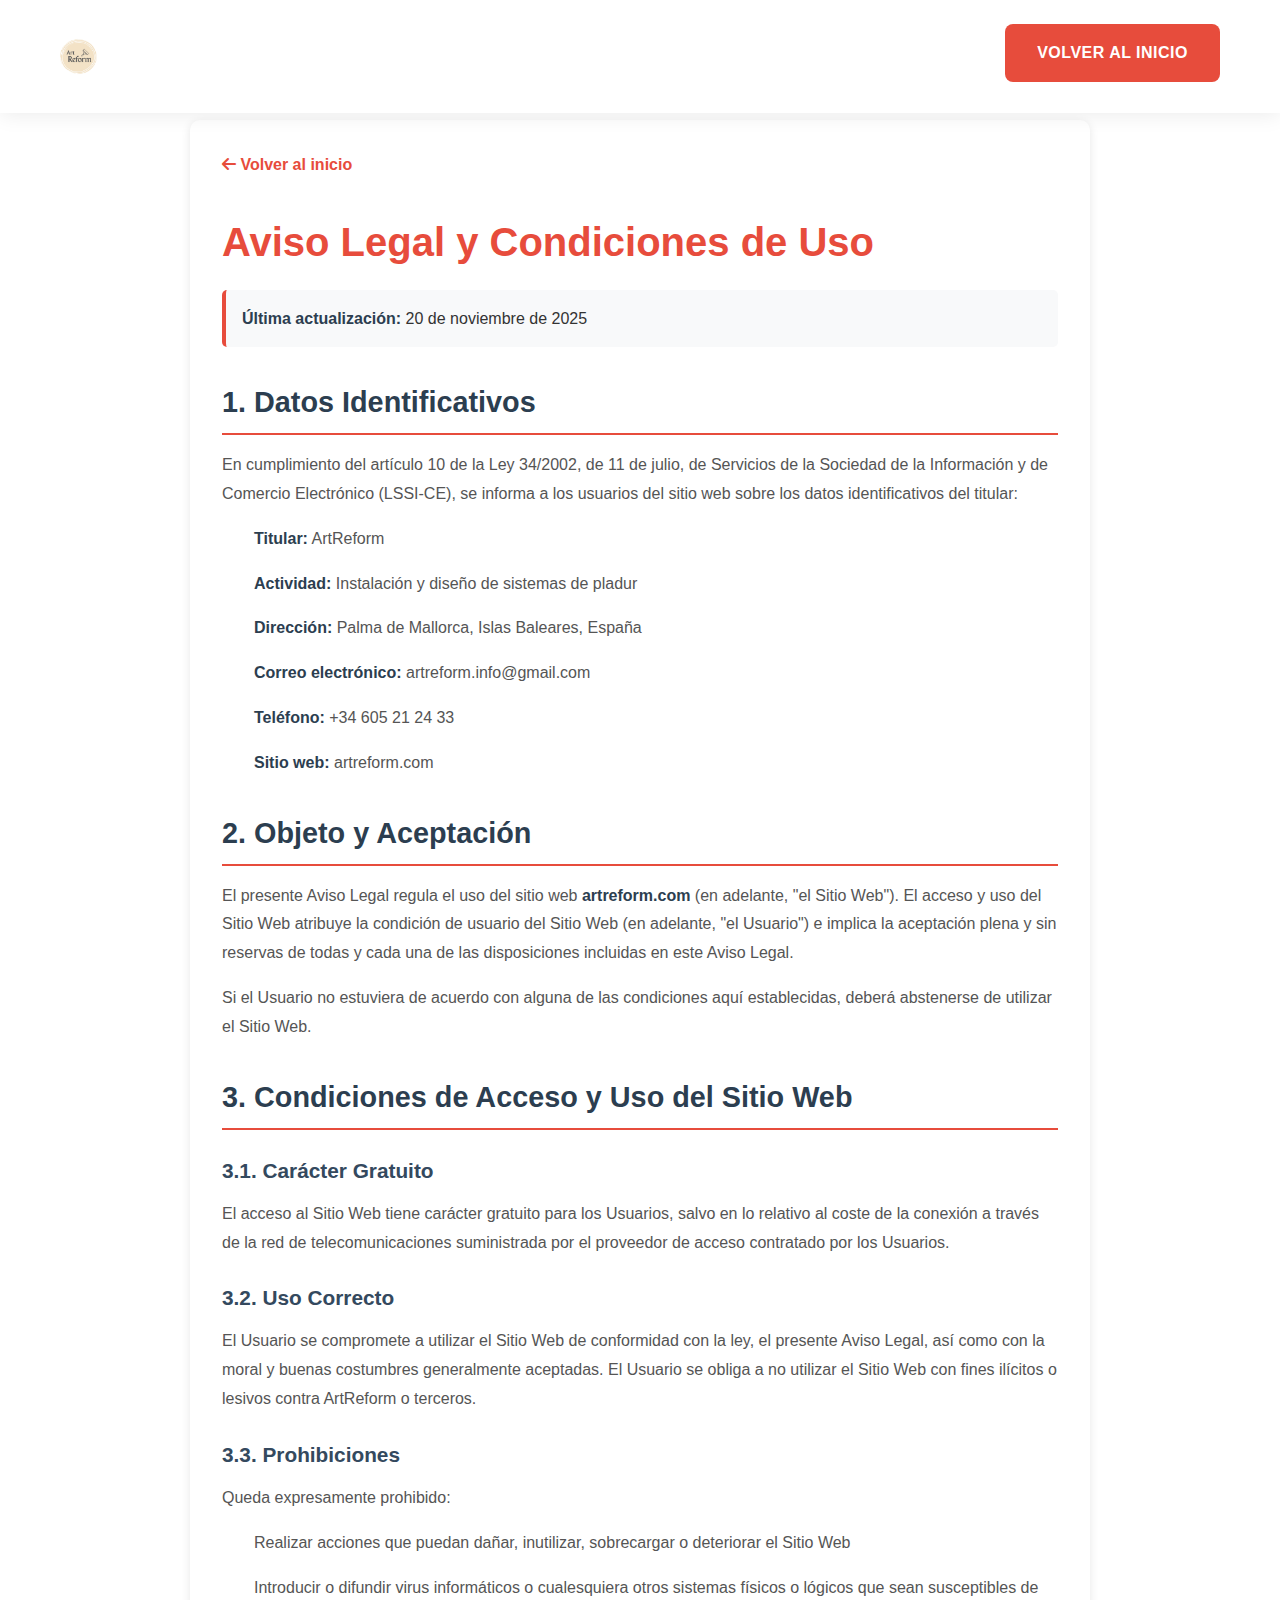
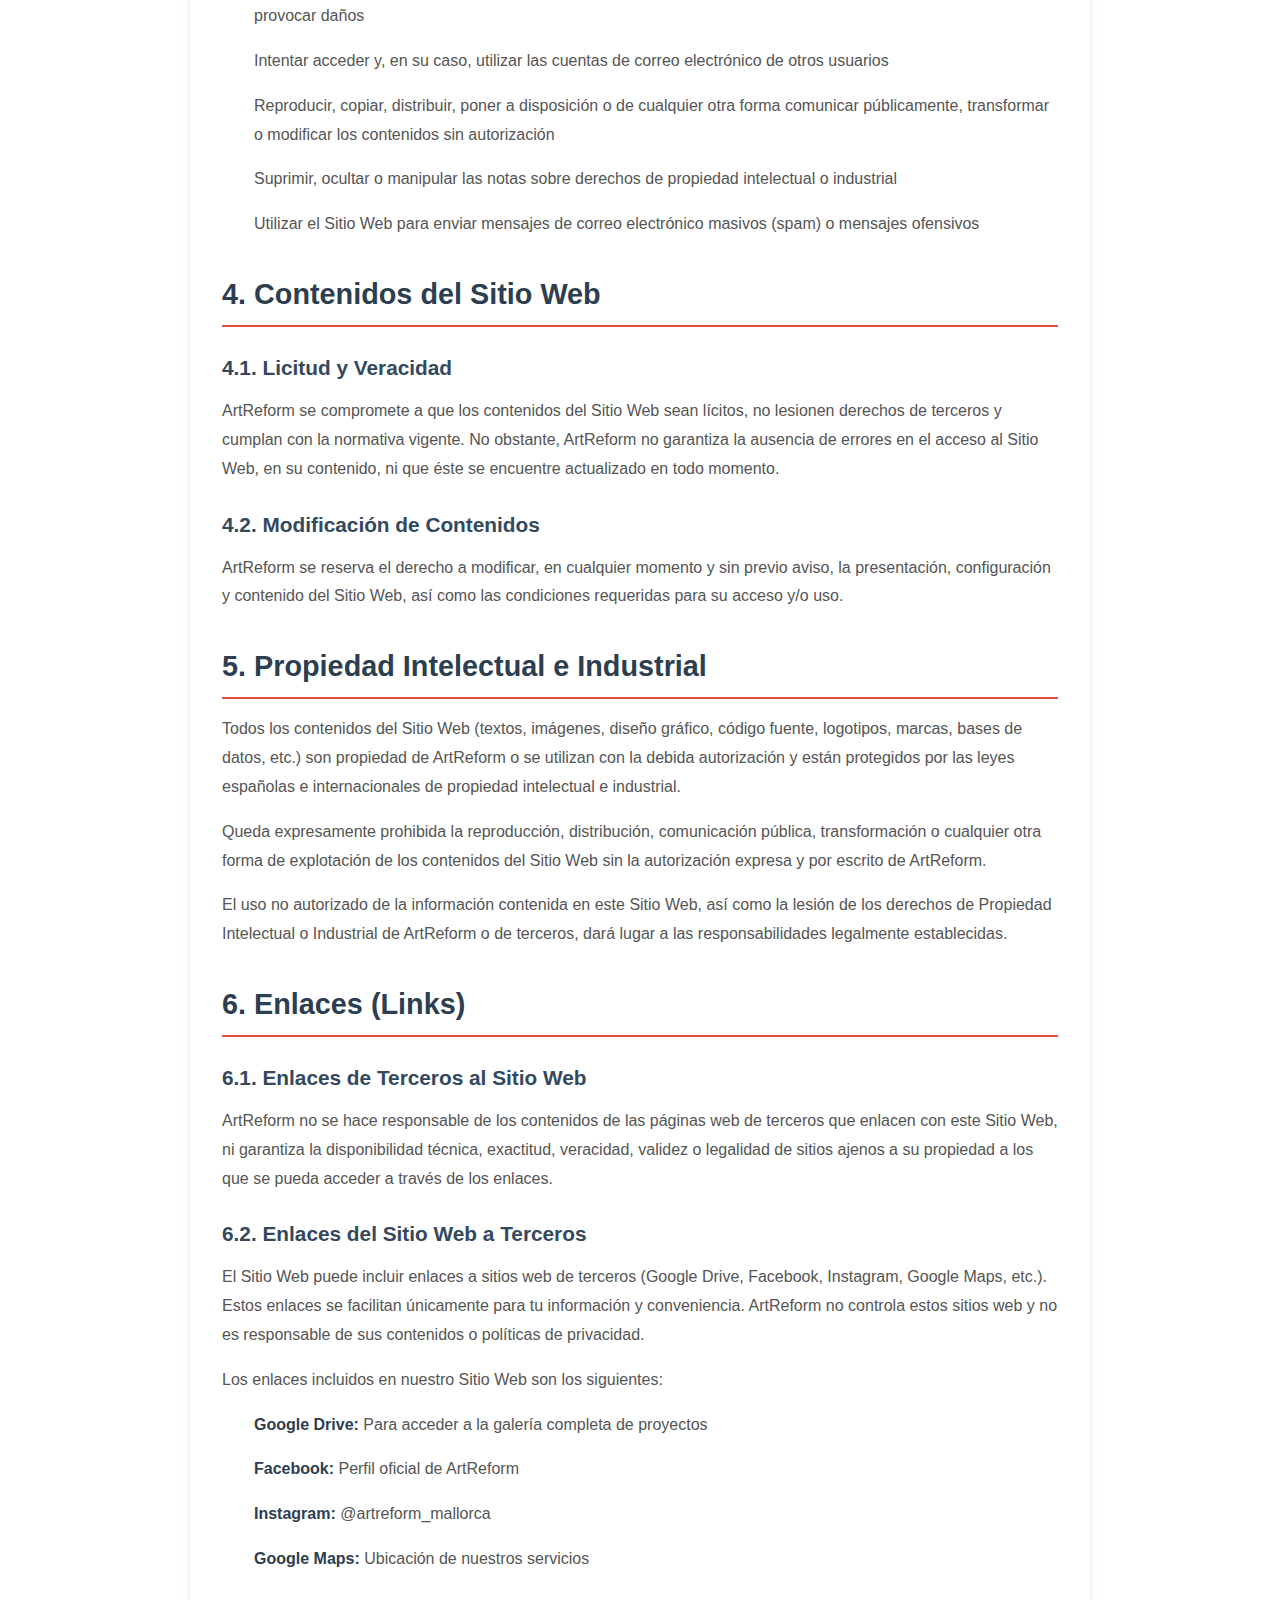
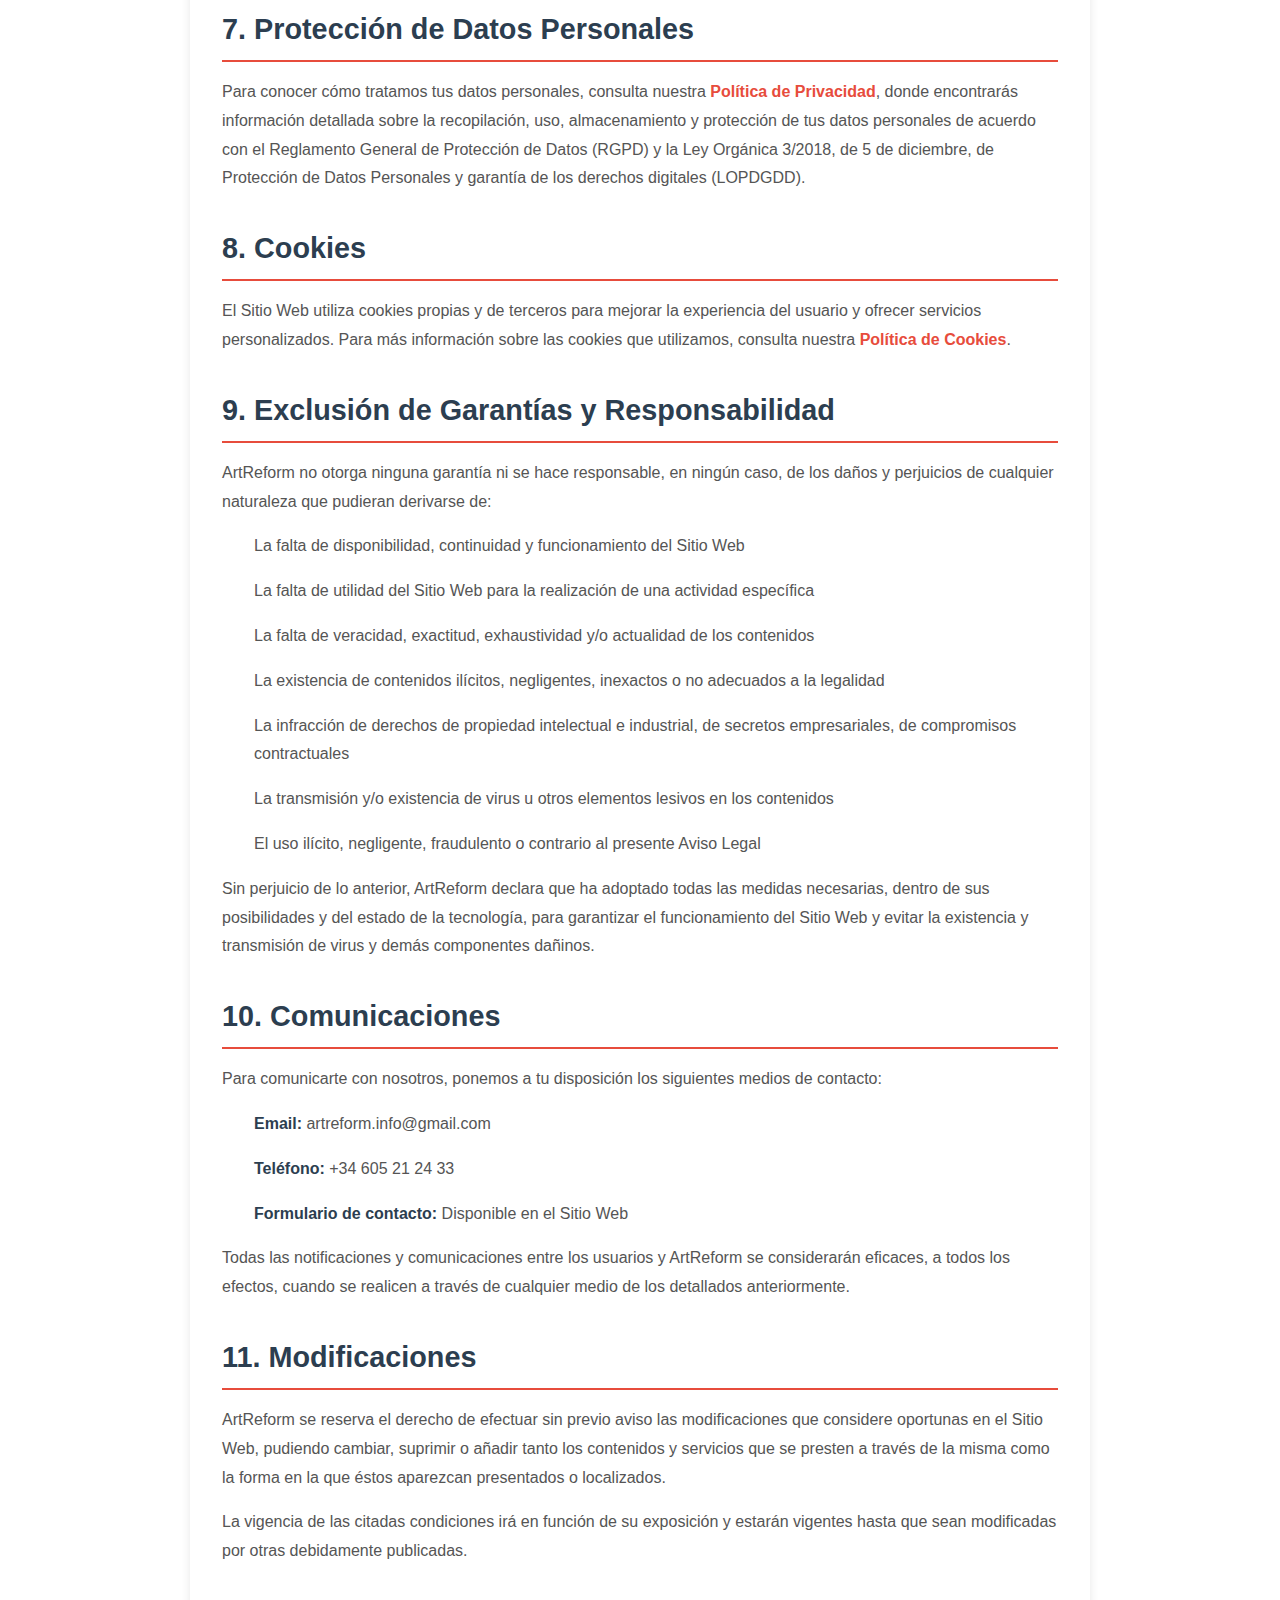
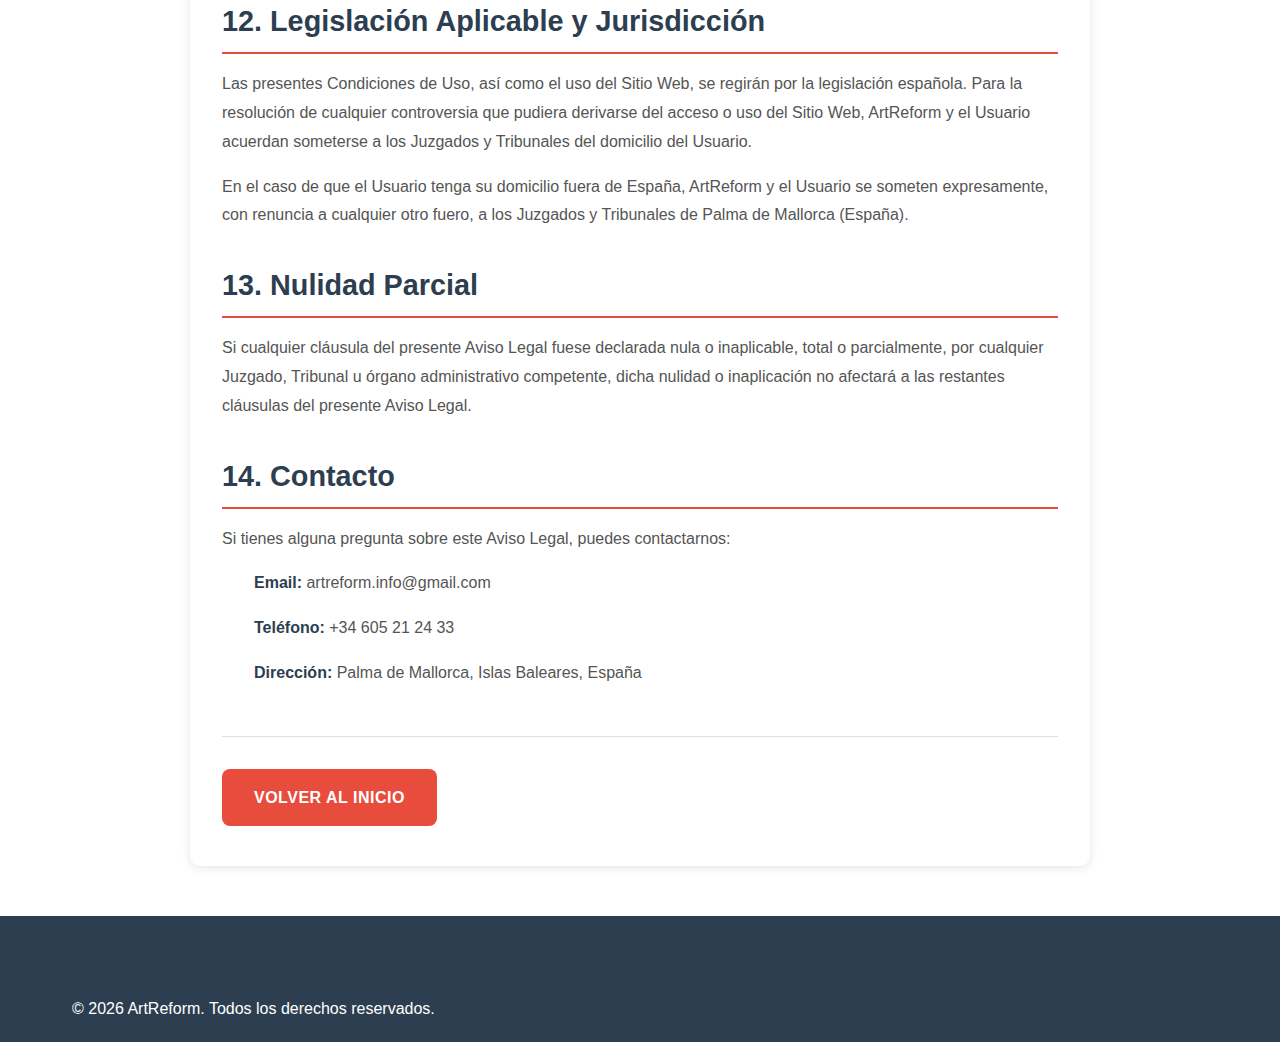
<file: aviso-legal.html>
<!DOCTYPE html>
<html lang="es">
  <head>
    <meta charset="UTF-8" />
    <meta name="viewport" content="width=device-width, initial-scale=1.0" />
    <title>Aviso Legal - ArtReform</title>
    <meta name="robots" content="noindex, nofollow" />
    <link rel="icon" href="./web-logo.png" type="image/x-icon" />
    <link rel="stylesheet" href="styles.css" />
    <link
      rel="stylesheet"
      href="https://cdnjs.cloudflare.com/ajax/libs/font-awesome/6.4.0/css/all.min.css"
    />
    <style>
      .legal-page {
        max-width: 900px;
        margin: 120px auto 50px;
        padding: 2rem;
        background: white;
        border-radius: 10px;
        box-shadow: 0 2px 10px rgba(0, 0, 0, 0.1);
      }
      .legal-page h1 {
        color: #e74c3c;
        margin-bottom: 1rem;
        font-size: 2.5rem;
      }
      .legal-page h2 {
        color: #2c3e50;
        margin-top: 2rem;
        margin-bottom: 1rem;
        font-size: 1.8rem;
        border-bottom: 2px solid #e74c3c;
        padding-bottom: 0.5rem;
      }
      .legal-page h3 {
        color: #34495e;
        margin-top: 1.5rem;
        margin-bottom: 0.8rem;
        font-size: 1.3rem;
      }
      .legal-page p, .legal-page li {
        line-height: 1.8;
        margin-bottom: 1rem;
        color: #555;
      }
      .legal-page ul, .legal-page ol {
        margin-left: 2rem;
        margin-bottom: 1rem;
      }
      .legal-page strong {
        color: #2c3e50;
      }
      .last-updated {
        background: #f8f9fa;
        padding: 1rem;
        border-left: 4px solid #e74c3c;
        margin-bottom: 2rem;
        border-radius: 5px;
      }
      .back-link {
        display: inline-block;
        margin-bottom: 2rem;
        color: #e74c3c;
        text-decoration: none;
        font-weight: 600;
        transition: all 0.3s ease;
      }
      .back-link:hover {
        color: #c0392b;
        transform: translateX(-5px);
      }
      @media (max-width: 768px) {
        .legal-page {
          margin: 100px 1rem 30px;
          padding: 1.5rem;
        }
        .legal-page h1 {
          font-size: 2rem;
        }
        .legal-page h2 {
          font-size: 1.5rem;
        }
      }
    </style>
  </head>
  <body>
    <header>
      <div class="container">
        <div class="logo">
          <a href="index.html"><img src="./web-logo.png" alt="ArtReform Logo" /></a>
        </div>
        <nav>
          <a href="index.html" class="btn">Volver al inicio</a>
        </nav>
      </div>
    </header>

    <div class="legal-page">
      <a href="index.html" class="back-link"><i class="fas fa-arrow-left"></i> Volver al inicio</a>

      <h1>Aviso Legal y Condiciones de Uso</h1>

      <div class="last-updated">
        <strong>Última actualización:</strong> 20 de noviembre de 2025
      </div>

      <h2>1. Datos Identificativos</h2>
      <p>
        En cumplimiento del artículo 10 de la Ley 34/2002, de 11 de julio, de Servicios de la Sociedad de la Información y de Comercio Electrónico (LSSI-CE), se informa a los usuarios del sitio web sobre los datos identificativos del titular:
      </p>
      <ul>
        <li><strong>Titular:</strong> ArtReform</li>
        <li><strong>Actividad:</strong> Instalación y diseño de sistemas de pladur</li>
        <li><strong>Dirección:</strong> Palma de Mallorca, Islas Baleares, España</li>
        <li><strong>Correo electrónico:</strong> artreform.info@gmail.com</li>
        <li><strong>Teléfono:</strong> +34 605 21 24 33</li>
        <li><strong>Sitio web:</strong> artreform.com</li>
      </ul>

      <h2>2. Objeto y Aceptación</h2>
      <p>
        El presente Aviso Legal regula el uso del sitio web <strong>artreform.com</strong> (en adelante, "el Sitio Web"). El acceso y uso del Sitio Web atribuye la condición de usuario del Sitio Web (en adelante, "el Usuario") e implica la aceptación plena y sin reservas de todas y cada una de las disposiciones incluidas en este Aviso Legal.
      </p>
      <p>
        Si el Usuario no estuviera de acuerdo con alguna de las condiciones aquí establecidas, deberá abstenerse de utilizar el Sitio Web.
      </p>

      <h2>3. Condiciones de Acceso y Uso del Sitio Web</h2>

      <h3>3.1. Carácter Gratuito</h3>
      <p>
        El acceso al Sitio Web tiene carácter gratuito para los Usuarios, salvo en lo relativo al coste de la conexión a través de la red de telecomunicaciones suministrada por el proveedor de acceso contratado por los Usuarios.
      </p>

      <h3>3.2. Uso Correcto</h3>
      <p>
        El Usuario se compromete a utilizar el Sitio Web de conformidad con la ley, el presente Aviso Legal, así como con la moral y buenas costumbres generalmente aceptadas. El Usuario se obliga a no utilizar el Sitio Web con fines ilícitos o lesivos contra ArtReform o terceros.
      </p>

      <h3>3.3. Prohibiciones</h3>
      <p>Queda expresamente prohibido:</p>
      <ul>
        <li>Realizar acciones que puedan dañar, inutilizar, sobrecargar o deteriorar el Sitio Web</li>
        <li>Introducir o difundir virus informáticos o cualesquiera otros sistemas físicos o lógicos que sean susceptibles de provocar daños</li>
        <li>Intentar acceder y, en su caso, utilizar las cuentas de correo electrónico de otros usuarios</li>
        <li>Reproducir, copiar, distribuir, poner a disposición o de cualquier otra forma comunicar públicamente, transformar o modificar los contenidos sin autorización</li>
        <li>Suprimir, ocultar o manipular las notas sobre derechos de propiedad intelectual o industrial</li>
        <li>Utilizar el Sitio Web para enviar mensajes de correo electrónico masivos (spam) o mensajes ofensivos</li>
      </ul>

      <h2>4. Contenidos del Sitio Web</h2>

      <h3>4.1. Licitud y Veracidad</h3>
      <p>
        ArtReform se compromete a que los contenidos del Sitio Web sean lícitos, no lesionen derechos de terceros y cumplan con la normativa vigente. No obstante, ArtReform no garantiza la ausencia de errores en el acceso al Sitio Web, en su contenido, ni que éste se encuentre actualizado en todo momento.
      </p>

      <h3>4.2. Modificación de Contenidos</h3>
      <p>
        ArtReform se reserva el derecho a modificar, en cualquier momento y sin previo aviso, la presentación, configuración y contenido del Sitio Web, así como las condiciones requeridas para su acceso y/o uso.
      </p>

      <h2>5. Propiedad Intelectual e Industrial</h2>
      <p>
        Todos los contenidos del Sitio Web (textos, imágenes, diseño gráfico, código fuente, logotipos, marcas, bases de datos, etc.) son propiedad de ArtReform o se utilizan con la debida autorización y están protegidos por las leyes españolas e internacionales de propiedad intelectual e industrial.
      </p>
      <p>
        Queda expresamente prohibida la reproducción, distribución, comunicación pública, transformación o cualquier otra forma de explotación de los contenidos del Sitio Web sin la autorización expresa y por escrito de ArtReform.
      </p>
      <p>
        El uso no autorizado de la información contenida en este Sitio Web, así como la lesión de los derechos de Propiedad Intelectual o Industrial de ArtReform o de terceros, dará lugar a las responsabilidades legalmente establecidas.
      </p>

      <h2>6. Enlaces (Links)</h2>

      <h3>6.1. Enlaces de Terceros al Sitio Web</h3>
      <p>
        ArtReform no se hace responsable de los contenidos de las páginas web de terceros que enlacen con este Sitio Web, ni garantiza la disponibilidad técnica, exactitud, veracidad, validez o legalidad de sitios ajenos a su propiedad a los que se pueda acceder a través de los enlaces.
      </p>

      <h3>6.2. Enlaces del Sitio Web a Terceros</h3>
      <p>
        El Sitio Web puede incluir enlaces a sitios web de terceros (Google Drive, Facebook, Instagram, Google Maps, etc.). Estos enlaces se facilitan únicamente para tu información y conveniencia. ArtReform no controla estos sitios web y no es responsable de sus contenidos o políticas de privacidad.
      </p>
      <p>
        Los enlaces incluidos en nuestro Sitio Web son los siguientes:
      </p>
      <ul>
        <li><strong>Google Drive:</strong> Para acceder a la galería completa de proyectos</li>
        <li><strong>Facebook:</strong> Perfil oficial de ArtReform</li>
        <li><strong>Instagram:</strong> @artreform_mallorca</li>
        <li><strong>Google Maps:</strong> Ubicación de nuestros servicios</li>
      </ul>

      <h2>7. Protección de Datos Personales</h2>
      <p>
        Para conocer cómo tratamos tus datos personales, consulta nuestra <a href="privacidad.html" style="color: #e74c3c; text-decoration: none; font-weight: 600;">Política de Privacidad</a>, donde encontrarás información detallada sobre la recopilación, uso, almacenamiento y protección de tus datos personales de acuerdo con el Reglamento General de Protección de Datos (RGPD) y la Ley Orgánica 3/2018, de 5 de diciembre, de Protección de Datos Personales y garantía de los derechos digitales (LOPDGDD).
      </p>

      <h2>8. Cookies</h2>
      <p>
        El Sitio Web utiliza cookies propias y de terceros para mejorar la experiencia del usuario y ofrecer servicios personalizados. Para más información sobre las cookies que utilizamos, consulta nuestra <a href="cookies.html" style="color: #e74c3c; text-decoration: none; font-weight: 600;">Política de Cookies</a>.
      </p>

      <h2>9. Exclusión de Garantías y Responsabilidad</h2>
      <p>
        ArtReform no otorga ninguna garantía ni se hace responsable, en ningún caso, de los daños y perjuicios de cualquier naturaleza que pudieran derivarse de:
      </p>
      <ul>
        <li>La falta de disponibilidad, continuidad y funcionamiento del Sitio Web</li>
        <li>La falta de utilidad del Sitio Web para la realización de una actividad específica</li>
        <li>La falta de veracidad, exactitud, exhaustividad y/o actualidad de los contenidos</li>
        <li>La existencia de contenidos ilícitos, negligentes, inexactos o no adecuados a la legalidad</li>
        <li>La infracción de derechos de propiedad intelectual e industrial, de secretos empresariales, de compromisos contractuales</li>
        <li>La transmisión y/o existencia de virus u otros elementos lesivos en los contenidos</li>
        <li>El uso ilícito, negligente, fraudulento o contrario al presente Aviso Legal</li>
      </ul>
      <p>
        Sin perjuicio de lo anterior, ArtReform declara que ha adoptado todas las medidas necesarias, dentro de sus posibilidades y del estado de la tecnología, para garantizar el funcionamiento del Sitio Web y evitar la existencia y transmisión de virus y demás componentes dañinos.
      </p>

      <h2>10. Comunicaciones</h2>
      <p>
        Para comunicarte con nosotros, ponemos a tu disposición los siguientes medios de contacto:
      </p>
      <ul>
        <li><strong>Email:</strong> artreform.info@gmail.com</li>
        <li><strong>Teléfono:</strong> +34 605 21 24 33</li>
        <li><strong>Formulario de contacto:</strong> Disponible en el Sitio Web</li>
      </ul>
      <p>
        Todas las notificaciones y comunicaciones entre los usuarios y ArtReform se considerarán eficaces, a todos los efectos, cuando se realicen a través de cualquier medio de los detallados anteriormente.
      </p>

      <h2>11. Modificaciones</h2>
      <p>
        ArtReform se reserva el derecho de efectuar sin previo aviso las modificaciones que considere oportunas en el Sitio Web, pudiendo cambiar, suprimir o añadir tanto los contenidos y servicios que se presten a través de la misma como la forma en la que éstos aparezcan presentados o localizados.
      </p>
      <p>
        La vigencia de las citadas condiciones irá en función de su exposición y estarán vigentes hasta que sean modificadas por otras debidamente publicadas.
      </p>

      <h2>12. Legislación Aplicable y Jurisdicción</h2>
      <p>
        Las presentes Condiciones de Uso, así como el uso del Sitio Web, se regirán por la legislación española. Para la resolución de cualquier controversia que pudiera derivarse del acceso o uso del Sitio Web, ArtReform y el Usuario acuerdan someterse a los Juzgados y Tribunales del domicilio del Usuario.
      </p>
      <p>
        En el caso de que el Usuario tenga su domicilio fuera de España, ArtReform y el Usuario se someten expresamente, con renuncia a cualquier otro fuero, a los Juzgados y Tribunales de Palma de Mallorca (España).
      </p>

      <h2>13. Nulidad Parcial</h2>
      <p>
        Si cualquier cláusula del presente Aviso Legal fuese declarada nula o inaplicable, total o parcialmente, por cualquier Juzgado, Tribunal u órgano administrativo competente, dicha nulidad o inaplicación no afectará a las restantes cláusulas del presente Aviso Legal.
      </p>

      <h2>14. Contacto</h2>
      <p>
        Si tienes alguna pregunta sobre este Aviso Legal, puedes contactarnos:
      </p>
      <ul>
        <li><strong>Email:</strong> artreform.info@gmail.com</li>
        <li><strong>Teléfono:</strong> +34 605 21 24 33</li>
        <li><strong>Dirección:</strong> Palma de Mallorca, Islas Baleares, España</li>
      </ul>

      <div style="margin-top: 3rem; padding-top: 2rem; border-top: 1px solid #e0e0e0;">
        <a href="index.html" class="btn">Volver al inicio</a>
      </div>
    </div>

    <footer>
      <div class="container">
        <div class="footer-bottom" style="border-top: none;">
          <p>&copy; <span id="year"></span> ArtReform. Todos los derechos reservados.</p>
          <script>
            document.getElementById('year').textContent = new Date().getFullYear();
          </script>
        </div>
      </div>
    </footer>

    <script src="script.js"></script>
  </body>
</html>
</file>
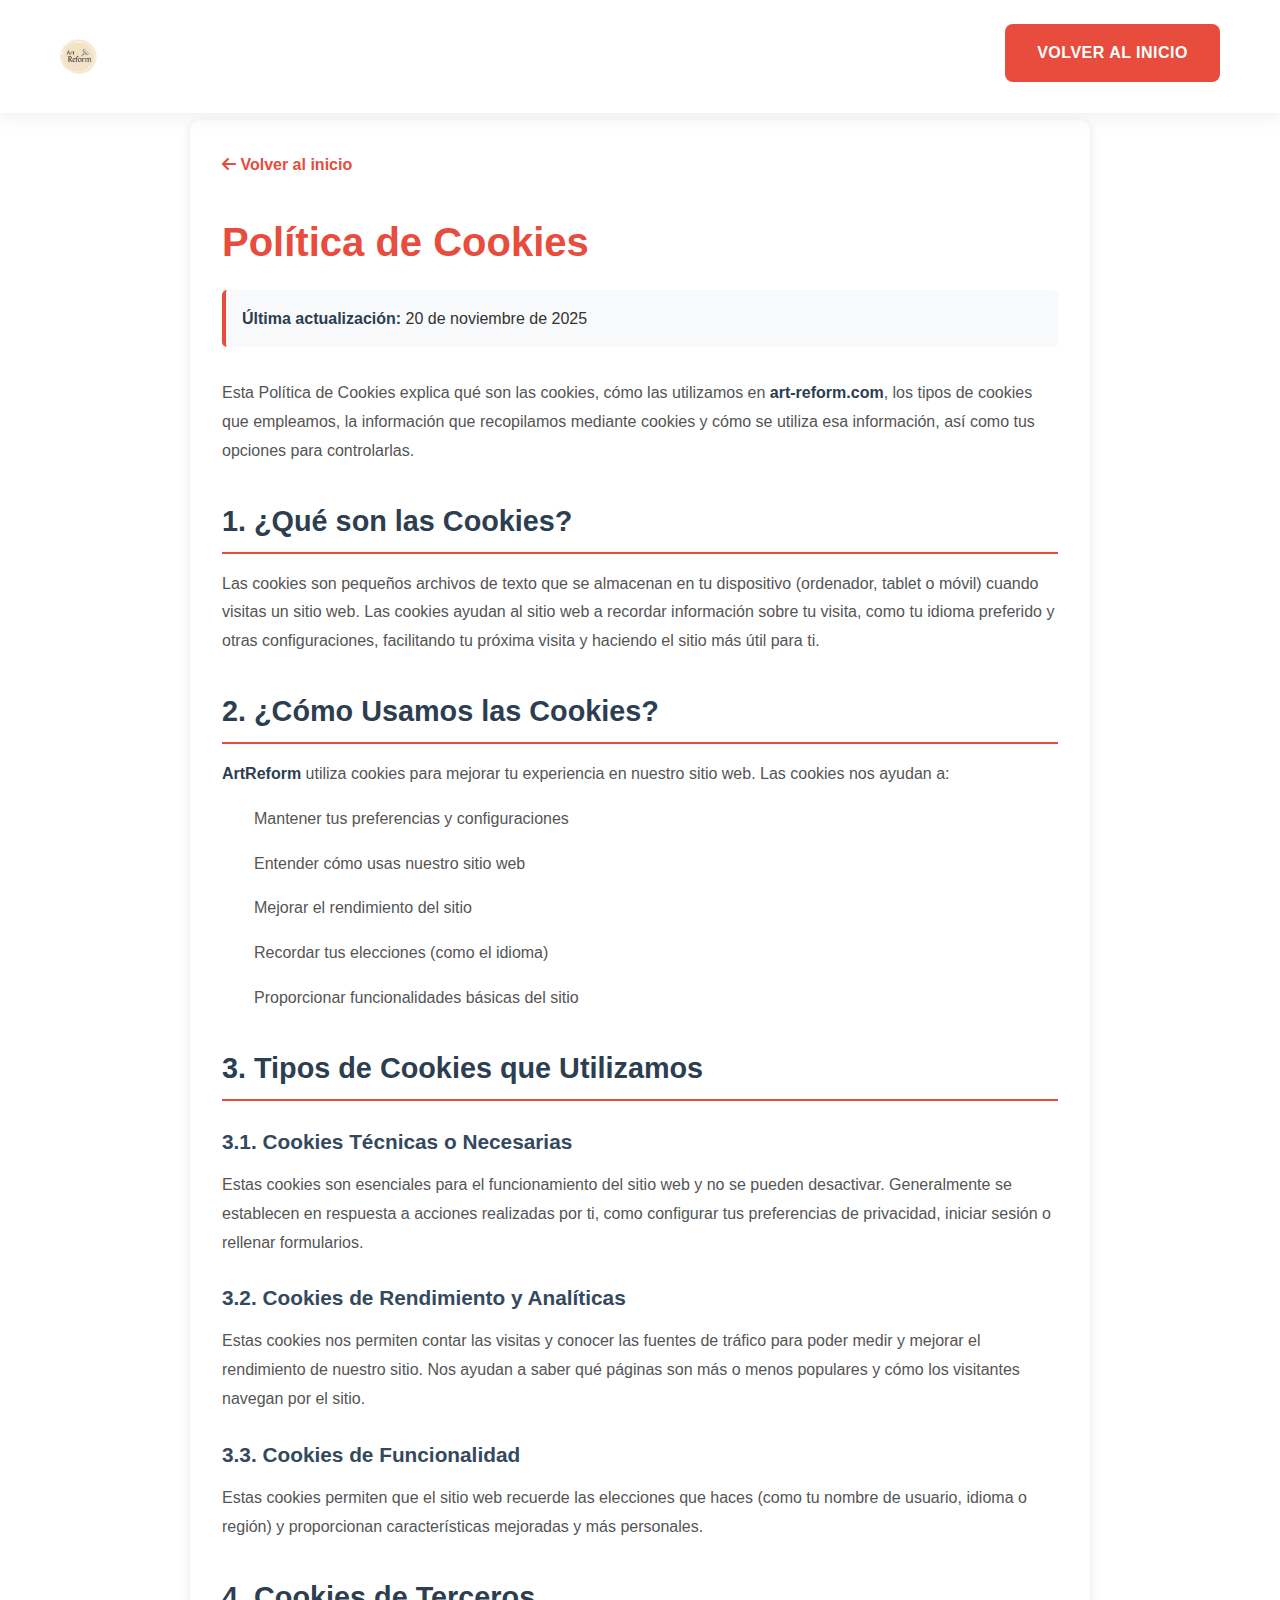
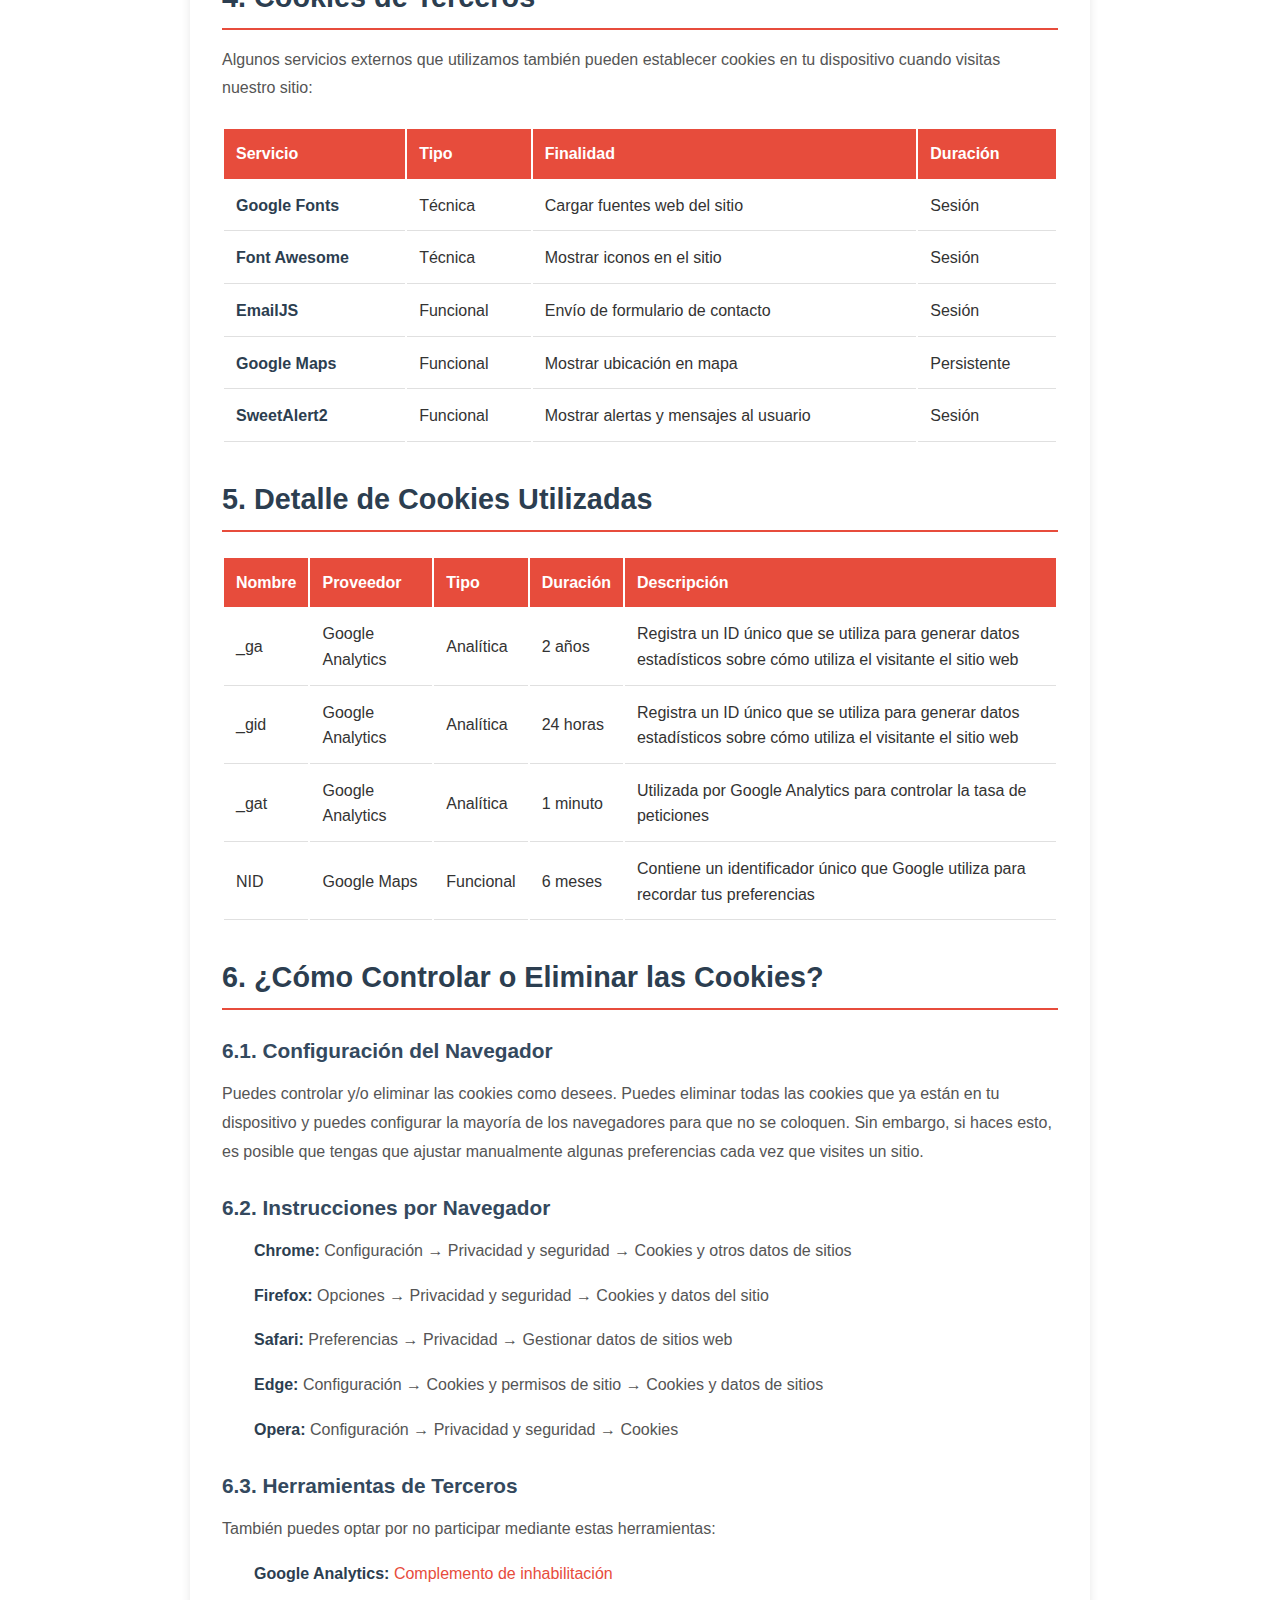
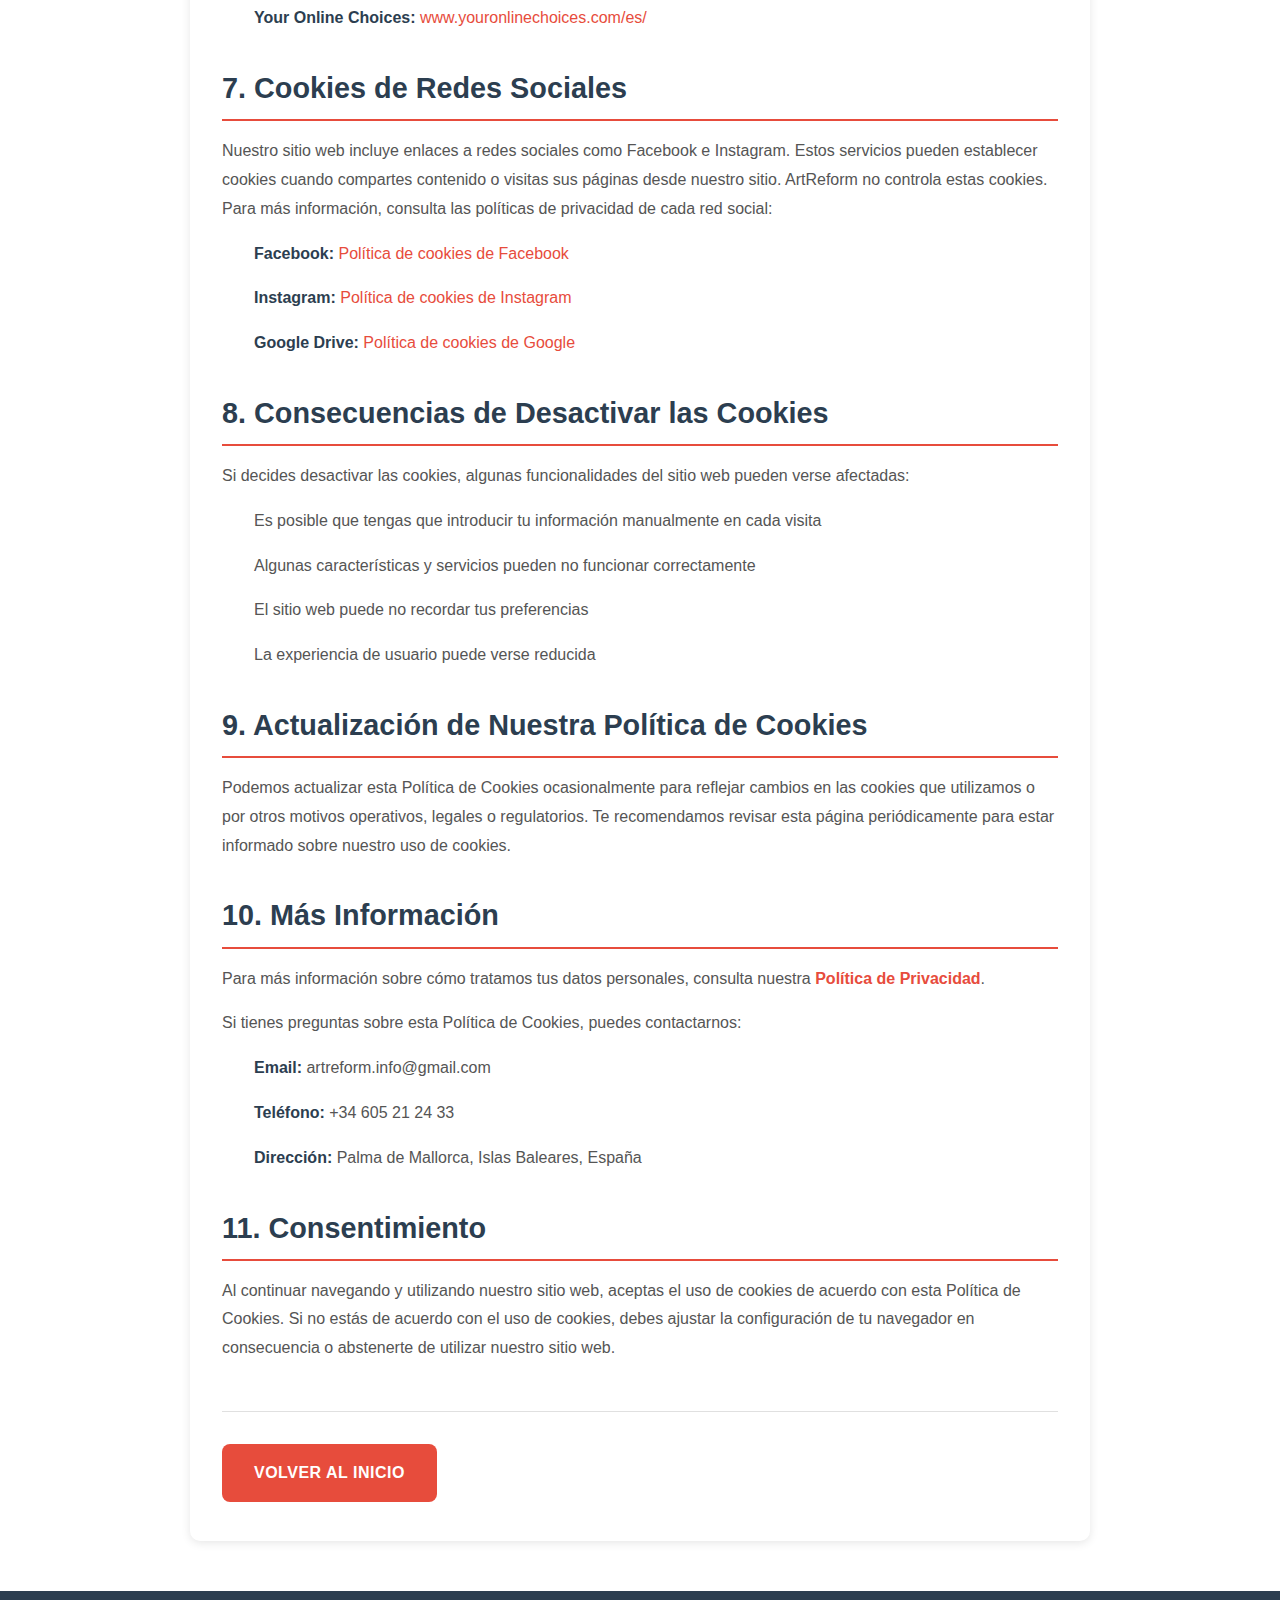
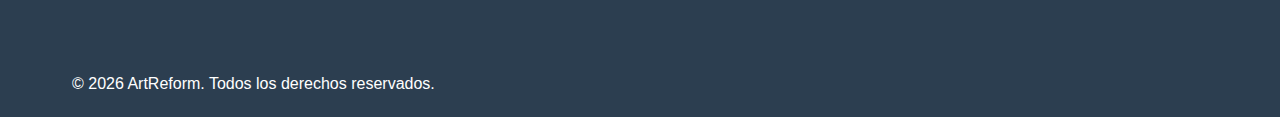
<file: cookies.html>
<!DOCTYPE html>
<html lang="es">
  <head>
    <meta charset="UTF-8" />
    <meta name="viewport" content="width=device-width, initial-scale=1.0" />
    <title>Política de Cookies - ArtReform</title>
    <meta name="robots" content="noindex, nofollow" />
    <link rel="icon" href="./web-logo.png" type="image/x-icon" />
    <link rel="stylesheet" href="styles.css" />
    <link
      rel="stylesheet"
      href="https://cdnjs.cloudflare.com/ajax/libs/font-awesome/6.4.0/css/all.min.css"
    />
    <style>
      .legal-page {
        max-width: 900px;
        margin: 120px auto 50px;
        padding: 2rem;
        background: white;
        border-radius: 10px;
        box-shadow: 0 2px 10px rgba(0, 0, 0, 0.1);
      }
      .legal-page h1 {
        color: #e74c3c;
        margin-bottom: 1rem;
        font-size: 2.5rem;
      }
      .legal-page h2 {
        color: #2c3e50;
        margin-top: 2rem;
        margin-bottom: 1rem;
        font-size: 1.8rem;
        border-bottom: 2px solid #e74c3c;
        padding-bottom: 0.5rem;
      }
      .legal-page h3 {
        color: #34495e;
        margin-top: 1.5rem;
        margin-bottom: 0.8rem;
        font-size: 1.3rem;
      }
      .legal-page p, .legal-page li {
        line-height: 1.8;
        margin-bottom: 1rem;
        color: #555;
      }
      .legal-page ul, .legal-page ol {
        margin-left: 2rem;
        margin-bottom: 1rem;
      }
      .legal-page strong {
        color: #2c3e50;
      }
      .last-updated {
        background: #f8f9fa;
        padding: 1rem;
        border-left: 4px solid #e74c3c;
        margin-bottom: 2rem;
        border-radius: 5px;
      }
      .back-link {
        display: inline-block;
        margin-bottom: 2rem;
        color: #e74c3c;
        text-decoration: none;
        font-weight: 600;
        transition: all 0.3s ease;
      }
      .back-link:hover {
        color: #c0392b;
        transform: translateX(-5px);
      }
      .cookie-table {
        width: 100%;
        border-collapse: collapse;
        margin: 1.5rem 0;
        overflow-x: auto;
        display: block;
      }
      .cookie-table table {
        width: 100%;
        min-width: 600px;
      }
      .cookie-table th {
        background: #e74c3c;
        color: white;
        padding: 12px;
        text-align: left;
        font-weight: 600;
      }
      .cookie-table td {
        padding: 12px;
        border-bottom: 1px solid #e0e0e0;
      }
      .cookie-table tr:hover {
        background: #f8f9fa;
      }
      @media (max-width: 768px) {
        .legal-page {
          margin: 100px 1rem 30px;
          padding: 1.5rem;
        }
        .legal-page h1 {
          font-size: 2rem;
        }
        .legal-page h2 {
          font-size: 1.5rem;
        }
        .cookie-table {
          font-size: 0.9rem;
        }
      }
    </style>
  </head>
  <body>
    <header>
      <div class="container">
        <div class="logo">
          <a href="index.html"><img src="./web-logo.png" alt="ArtReform Logo" /></a>
        </div>
        <nav>
          <a href="index.html" class="btn">Volver al inicio</a>
        </nav>
      </div>
    </header>

    <div class="legal-page">
      <a href="index.html" class="back-link"><i class="fas fa-arrow-left"></i> Volver al inicio</a>

      <h1>Política de Cookies</h1>

      <div class="last-updated">
        <strong>Última actualización:</strong> 20 de noviembre de 2025
      </div>

      <p>
        Esta Política de Cookies explica qué son las cookies, cómo las utilizamos en <strong>art-reform.com</strong>, los tipos de cookies que empleamos, la información que recopilamos mediante cookies y cómo se utiliza esa información, así como tus opciones para controlarlas.
      </p>

      <h2>1. ¿Qué son las Cookies?</h2>
      <p>
        Las cookies son pequeños archivos de texto que se almacenan en tu dispositivo (ordenador, tablet o móvil) cuando visitas un sitio web. Las cookies ayudan al sitio web a recordar información sobre tu visita, como tu idioma preferido y otras configuraciones, facilitando tu próxima visita y haciendo el sitio más útil para ti.
      </p>

      <h2>2. ¿Cómo Usamos las Cookies?</h2>
      <p>
        <strong>ArtReform</strong> utiliza cookies para mejorar tu experiencia en nuestro sitio web. Las cookies nos ayudan a:
      </p>
      <ul>
        <li>Mantener tus preferencias y configuraciones</li>
        <li>Entender cómo usas nuestro sitio web</li>
        <li>Mejorar el rendimiento del sitio</li>
        <li>Recordar tus elecciones (como el idioma)</li>
        <li>Proporcionar funcionalidades básicas del sitio</li>
      </ul>

      <h2>3. Tipos de Cookies que Utilizamos</h2>

      <h3>3.1. Cookies Técnicas o Necesarias</h3>
      <p>
        Estas cookies son esenciales para el funcionamiento del sitio web y no se pueden desactivar. Generalmente se establecen en respuesta a acciones realizadas por ti, como configurar tus preferencias de privacidad, iniciar sesión o rellenar formularios.
      </p>

      <h3>3.2. Cookies de Rendimiento y Analíticas</h3>
      <p>
        Estas cookies nos permiten contar las visitas y conocer las fuentes de tráfico para poder medir y mejorar el rendimiento de nuestro sitio. Nos ayudan a saber qué páginas son más o menos populares y cómo los visitantes navegan por el sitio.
      </p>

      <h3>3.3. Cookies de Funcionalidad</h3>
      <p>
        Estas cookies permiten que el sitio web recuerde las elecciones que haces (como tu nombre de usuario, idioma o región) y proporcionan características mejoradas y más personales.
      </p>

      <h2>4. Cookies de Terceros</h2>
      <p>
        Algunos servicios externos que utilizamos también pueden establecer cookies en tu dispositivo cuando visitas nuestro sitio:
      </p>

      <div class="cookie-table">
        <table>
          <thead>
            <tr>
              <th>Servicio</th>
              <th>Tipo</th>
              <th>Finalidad</th>
              <th>Duración</th>
            </tr>
          </thead>
          <tbody>
            <tr>
              <td><strong>Google Fonts</strong></td>
              <td>Técnica</td>
              <td>Cargar fuentes web del sitio</td>
              <td>Sesión</td>
            </tr>
            <tr>
              <td><strong>Font Awesome</strong></td>
              <td>Técnica</td>
              <td>Mostrar iconos en el sitio</td>
              <td>Sesión</td>
            </tr>
            <tr>
              <td><strong>EmailJS</strong></td>
              <td>Funcional</td>
              <td>Envío de formulario de contacto</td>
              <td>Sesión</td>
            </tr>
            <tr>
              <td><strong>Google Maps</strong></td>
              <td>Funcional</td>
              <td>Mostrar ubicación en mapa</td>
              <td>Persistente</td>
            </tr>
            <tr>
              <td><strong>SweetAlert2</strong></td>
              <td>Funcional</td>
              <td>Mostrar alertas y mensajes al usuario</td>
              <td>Sesión</td>
            </tr>
          </tbody>
        </table>
      </div>

      <h2>5. Detalle de Cookies Utilizadas</h2>

      <div class="cookie-table">
        <table>
          <thead>
            <tr>
              <th>Nombre</th>
              <th>Proveedor</th>
              <th>Tipo</th>
              <th>Duración</th>
              <th>Descripción</th>
            </tr>
          </thead>
          <tbody>
            <tr>
              <td>_ga</td>
              <td>Google Analytics</td>
              <td>Analítica</td>
              <td>2 años</td>
              <td>Registra un ID único que se utiliza para generar datos estadísticos sobre cómo utiliza el visitante el sitio web</td>
            </tr>
            <tr>
              <td>_gid</td>
              <td>Google Analytics</td>
              <td>Analítica</td>
              <td>24 horas</td>
              <td>Registra un ID único que se utiliza para generar datos estadísticos sobre cómo utiliza el visitante el sitio web</td>
            </tr>
            <tr>
              <td>_gat</td>
              <td>Google Analytics</td>
              <td>Analítica</td>
              <td>1 minuto</td>
              <td>Utilizada por Google Analytics para controlar la tasa de peticiones</td>
            </tr>
            <tr>
              <td>NID</td>
              <td>Google Maps</td>
              <td>Funcional</td>
              <td>6 meses</td>
              <td>Contiene un identificador único que Google utiliza para recordar tus preferencias</td>
            </tr>
          </tbody>
        </table>
      </div>

      <h2>6. ¿Cómo Controlar o Eliminar las Cookies?</h2>

      <h3>6.1. Configuración del Navegador</h3>
      <p>
        Puedes controlar y/o eliminar las cookies como desees. Puedes eliminar todas las cookies que ya están en tu dispositivo y puedes configurar la mayoría de los navegadores para que no se coloquen. Sin embargo, si haces esto, es posible que tengas que ajustar manualmente algunas preferencias cada vez que visites un sitio.
      </p>

      <h3>6.2. Instrucciones por Navegador</h3>
      <ul>
        <li><strong>Chrome:</strong> Configuración → Privacidad y seguridad → Cookies y otros datos de sitios</li>
        <li><strong>Firefox:</strong> Opciones → Privacidad y seguridad → Cookies y datos del sitio</li>
        <li><strong>Safari:</strong> Preferencias → Privacidad → Gestionar datos de sitios web</li>
        <li><strong>Edge:</strong> Configuración → Cookies y permisos de sitio → Cookies y datos de sitios</li>
        <li><strong>Opera:</strong> Configuración → Privacidad y seguridad → Cookies</li>
      </ul>

      <h3>6.3. Herramientas de Terceros</h3>
      <p>También puedes optar por no participar mediante estas herramientas:</p>
      <ul>
        <li><strong>Google Analytics:</strong> <a href="https://tools.google.com/dlpage/gaoptout" target="_blank" style="color: #e74c3c;">Complemento de inhabilitación</a></li>
        <li><strong>Your Online Choices:</strong> <a href="http://www.youronlinechoices.com/es/" target="_blank" style="color: #e74c3c;">www.youronlinechoices.com/es/</a></li>
      </ul>

      <h2>7. Cookies de Redes Sociales</h2>
      <p>
        Nuestro sitio web incluye enlaces a redes sociales como Facebook e Instagram. Estos servicios pueden establecer cookies cuando compartes contenido o visitas sus páginas desde nuestro sitio. ArtReform no controla estas cookies. Para más información, consulta las políticas de privacidad de cada red social:
      </p>
      <ul>
        <li><strong>Facebook:</strong> <a href="https://www.facebook.com/policies/cookies/" target="_blank" style="color: #e74c3c;">Política de cookies de Facebook</a></li>
        <li><strong>Instagram:</strong> <a href="https://help.instagram.com/1896641480634370" target="_blank" style="color: #e74c3c;">Política de cookies de Instagram</a></li>
        <li><strong>Google Drive:</strong> <a href="https://policies.google.com/technologies/cookies" target="_blank" style="color: #e74c3c;">Política de cookies de Google</a></li>
      </ul>

      <h2>8. Consecuencias de Desactivar las Cookies</h2>
      <p>
        Si decides desactivar las cookies, algunas funcionalidades del sitio web pueden verse afectadas:
      </p>
      <ul>
        <li>Es posible que tengas que introducir tu información manualmente en cada visita</li>
        <li>Algunas características y servicios pueden no funcionar correctamente</li>
        <li>El sitio web puede no recordar tus preferencias</li>
        <li>La experiencia de usuario puede verse reducida</li>
      </ul>

      <h2>9. Actualización de Nuestra Política de Cookies</h2>
      <p>
        Podemos actualizar esta Política de Cookies ocasionalmente para reflejar cambios en las cookies que utilizamos o por otros motivos operativos, legales o regulatorios. Te recomendamos revisar esta página periódicamente para estar informado sobre nuestro uso de cookies.
      </p>

      <h2>10. Más Información</h2>
      <p>
        Para más información sobre cómo tratamos tus datos personales, consulta nuestra <a href="privacidad.html" style="color: #e74c3c; text-decoration: none; font-weight: 600;">Política de Privacidad</a>.
      </p>
      <p>
        Si tienes preguntas sobre esta Política de Cookies, puedes contactarnos:
      </p>
      <ul>
        <li><strong>Email:</strong> artreform.info@gmail.com</li>
        <li><strong>Teléfono:</strong> +34 605 21 24 33</li>
        <li><strong>Dirección:</strong> Palma de Mallorca, Islas Baleares, España</li>
      </ul>

      <h2>11. Consentimiento</h2>
      <p>
        Al continuar navegando y utilizando nuestro sitio web, aceptas el uso de cookies de acuerdo con esta Política de Cookies. Si no estás de acuerdo con el uso de cookies, debes ajustar la configuración de tu navegador en consecuencia o abstenerte de utilizar nuestro sitio web.
      </p>

      <div style="margin-top: 3rem; padding-top: 2rem; border-top: 1px solid #e0e0e0;">
        <a href="index.html" class="btn">Volver al inicio</a>
      </div>
    </div>

    <footer>
      <div class="container">
        <div class="footer-bottom" style="border-top: none;">
          <p>&copy; <span id="year"></span> ArtReform. Todos los derechos reservados.</p>
          <script>
            document.getElementById('year').textContent = new Date().getFullYear();
          </script>
        </div>
      </div>
    </footer>

    <script src="script.js"></script>
  </body>
</html>
</file>
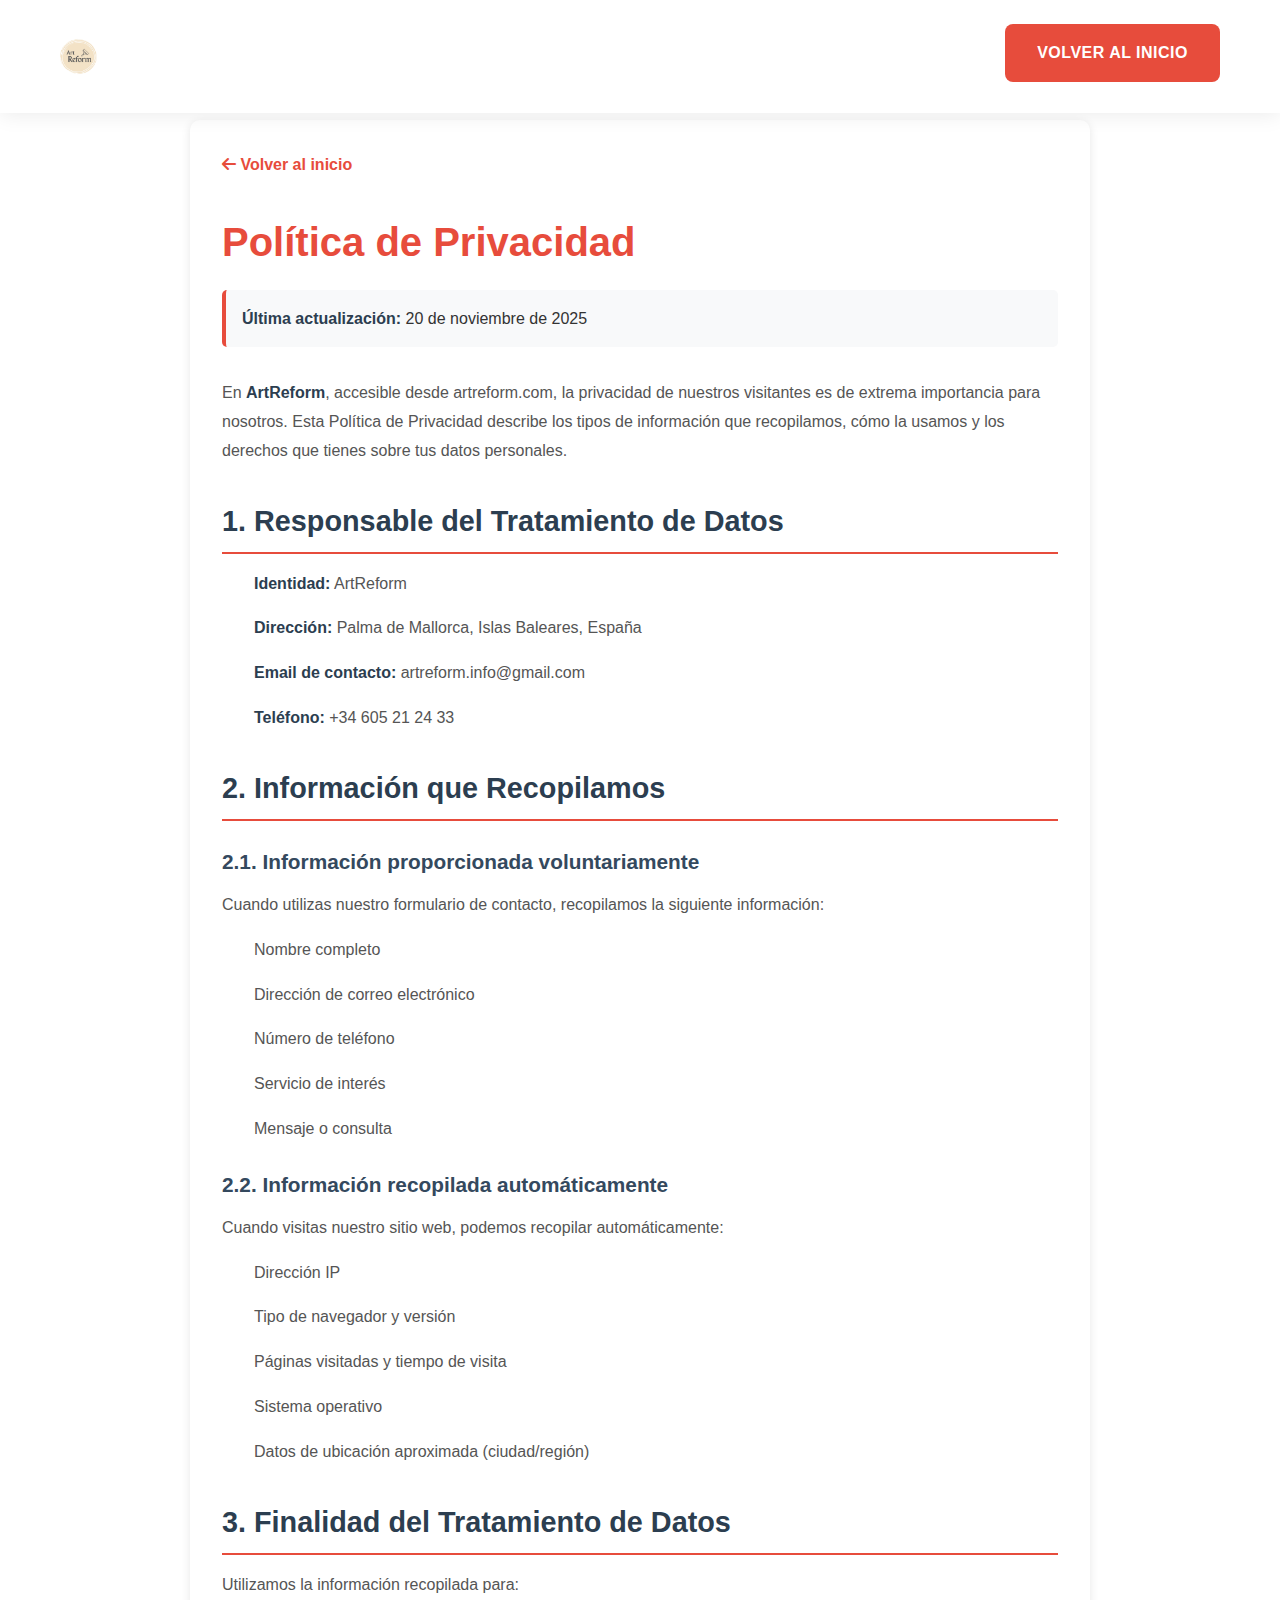
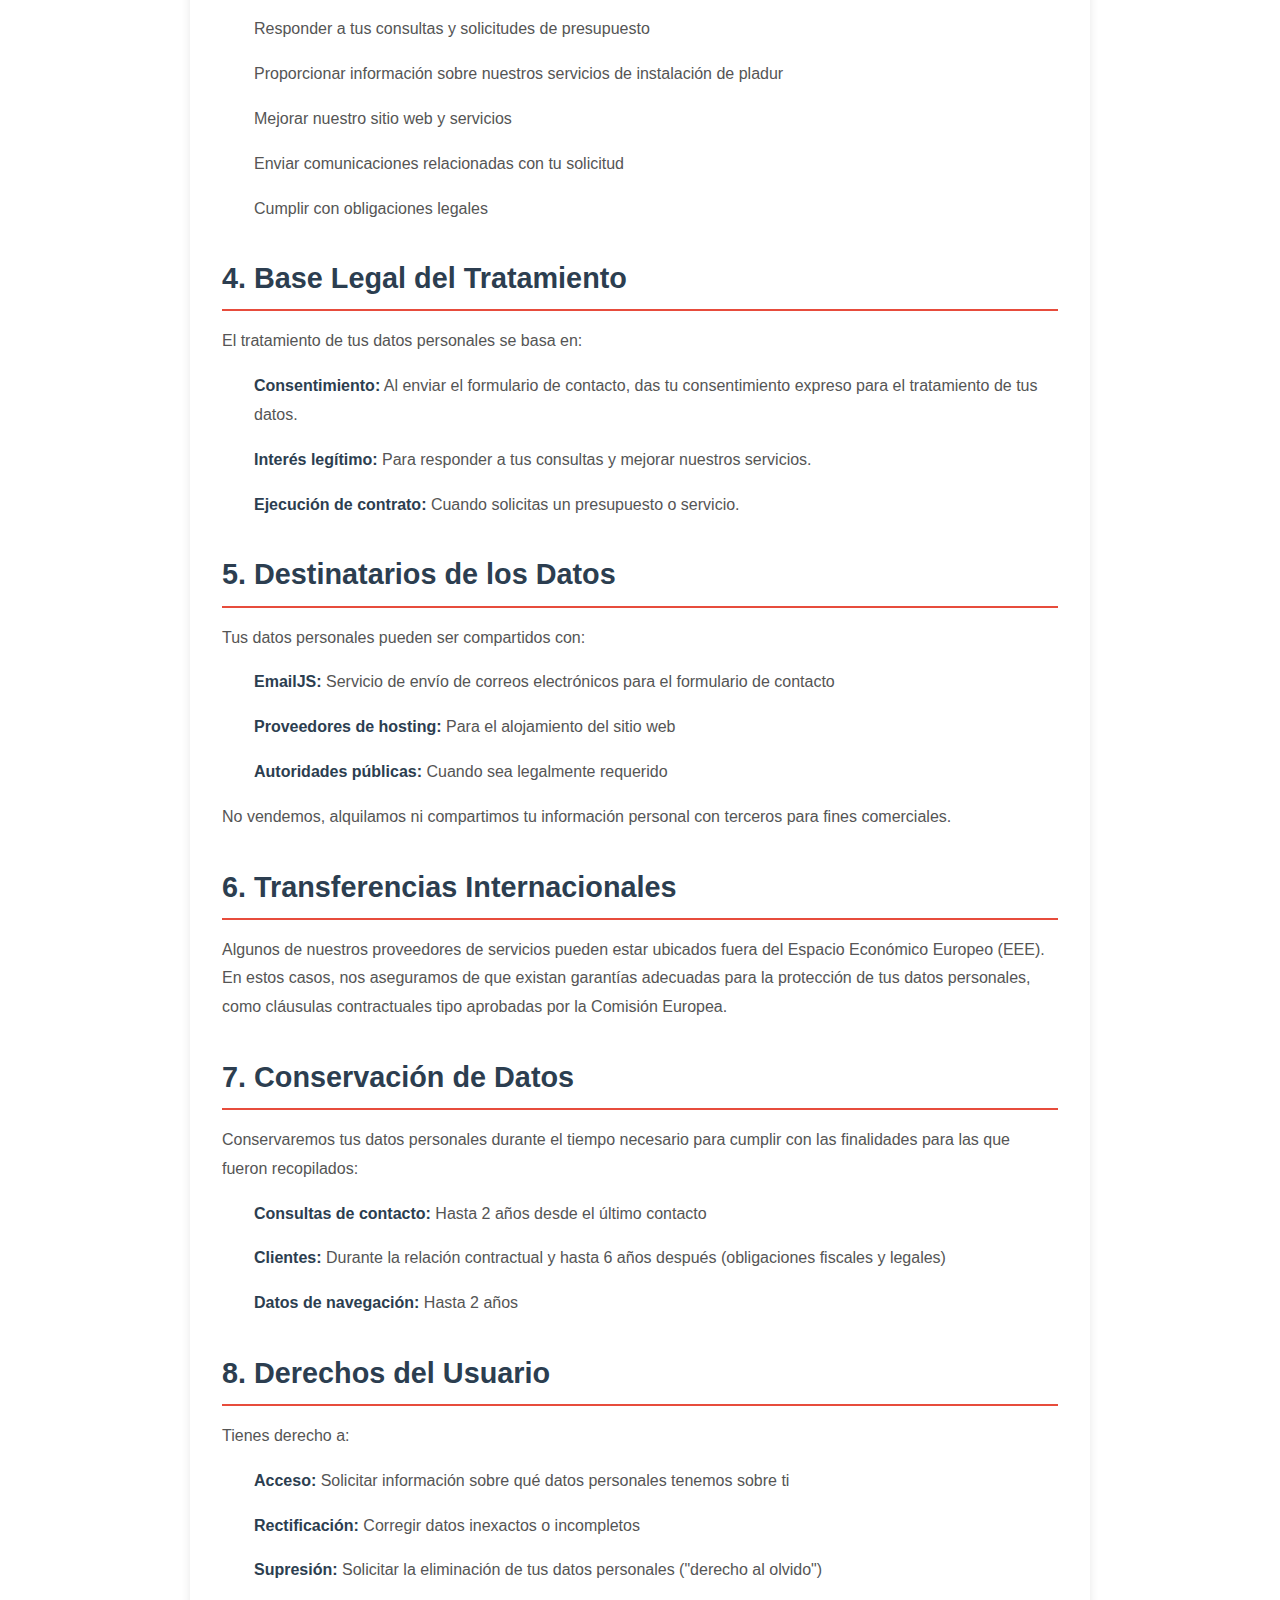
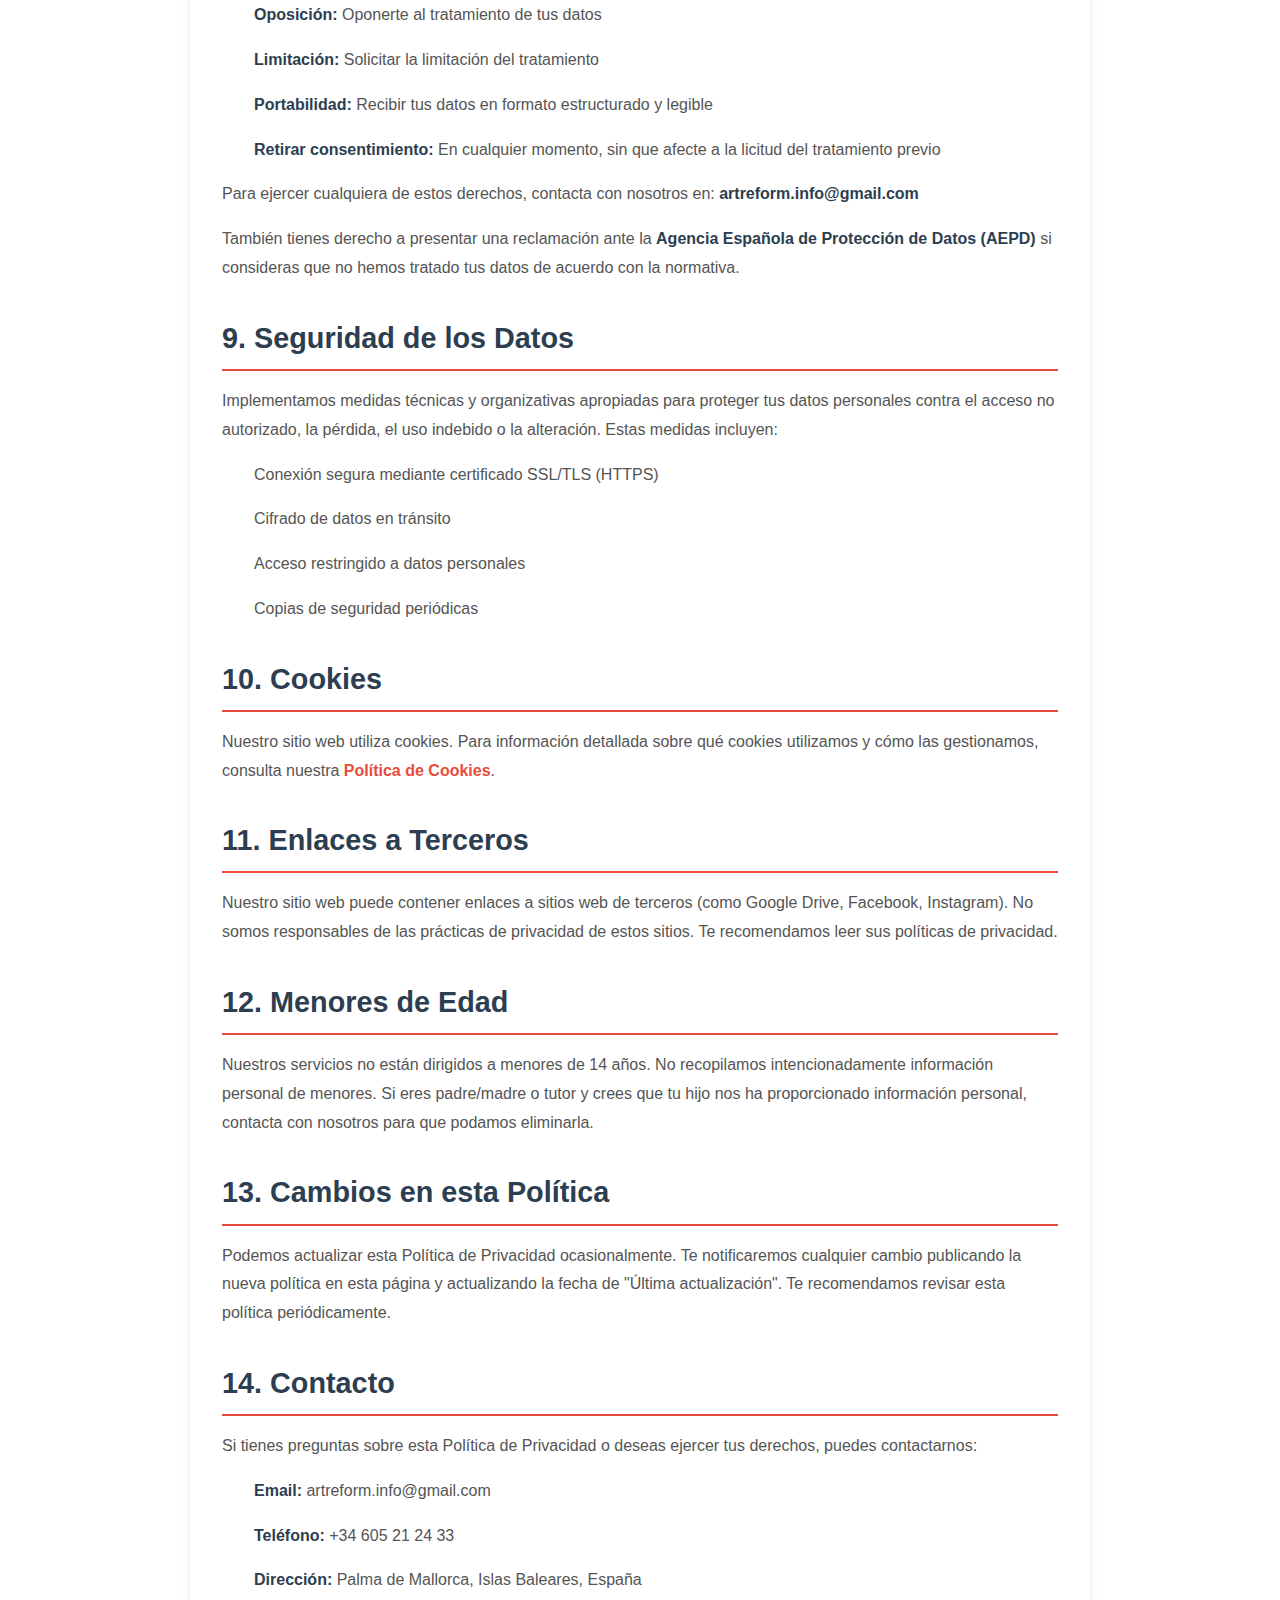
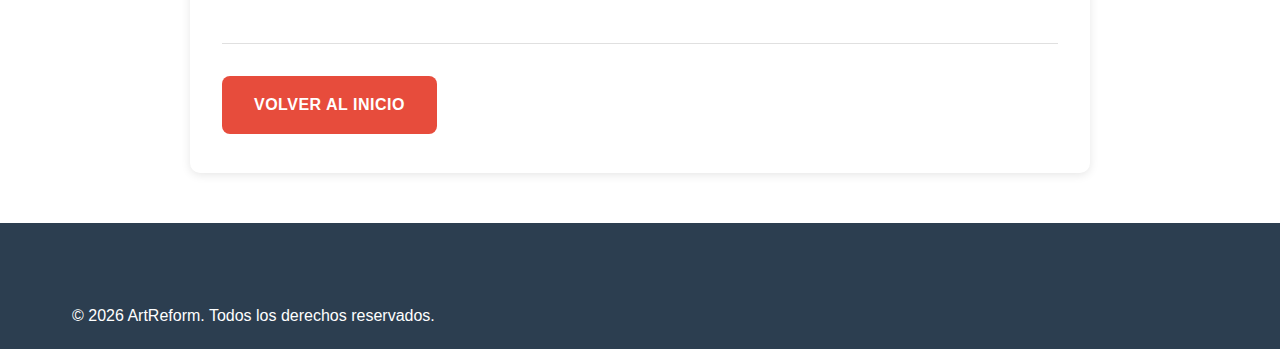
<file: privacidad.html>
<!DOCTYPE html>
<html lang="es">
  <head>
    <meta charset="UTF-8" />
    <meta name="viewport" content="width=device-width, initial-scale=1.0" />
    <title>Política de Privacidad - ArtReform</title>
    <meta name="robots" content="noindex, nofollow" />
    <link rel="icon" href="./web-logo.png" type="image/x-icon" />
    <link rel="stylesheet" href="styles.css" />
    <link
      rel="stylesheet"
      href="https://cdnjs.cloudflare.com/ajax/libs/font-awesome/6.4.0/css/all.min.css"
    />
    <style>
      .legal-page {
        max-width: 900px;
        margin: 120px auto 50px;
        padding: 2rem;
        background: white;
        border-radius: 10px;
        box-shadow: 0 2px 10px rgba(0, 0, 0, 0.1);
      }
      .legal-page h1 {
        color: #e74c3c;
        margin-bottom: 1rem;
        font-size: 2.5rem;
      }
      .legal-page h2 {
        color: #2c3e50;
        margin-top: 2rem;
        margin-bottom: 1rem;
        font-size: 1.8rem;
        border-bottom: 2px solid #e74c3c;
        padding-bottom: 0.5rem;
      }
      .legal-page h3 {
        color: #34495e;
        margin-top: 1.5rem;
        margin-bottom: 0.8rem;
        font-size: 1.3rem;
      }
      .legal-page p, .legal-page li {
        line-height: 1.8;
        margin-bottom: 1rem;
        color: #555;
      }
      .legal-page ul, .legal-page ol {
        margin-left: 2rem;
        margin-bottom: 1rem;
      }
      .legal-page strong {
        color: #2c3e50;
      }
      .last-updated {
        background: #f8f9fa;
        padding: 1rem;
        border-left: 4px solid #e74c3c;
        margin-bottom: 2rem;
        border-radius: 5px;
      }
      .back-link {
        display: inline-block;
        margin-bottom: 2rem;
        color: #e74c3c;
        text-decoration: none;
        font-weight: 600;
        transition: all 0.3s ease;
      }
      .back-link:hover {
        color: #c0392b;
        transform: translateX(-5px);
      }
      @media (max-width: 768px) {
        .legal-page {
          margin: 100px 1rem 30px;
          padding: 1.5rem;
        }
        .legal-page h1 {
          font-size: 2rem;
        }
        .legal-page h2 {
          font-size: 1.5rem;
        }
      }
    </style>
  </head>
  <body>
    <!-- Header -->
    <header>
      <div class="container">
        <div class="logo">
          <a href="index.html"><img src="./web-logo.png" alt="ArtReform Logo" /></a>
        </div>
        <nav>
          <a href="index.html" class="btn">Volver al inicio</a>
        </nav>
      </div>
    </header>

    <div class="legal-page">
      <a href="index.html" class="back-link"><i class="fas fa-arrow-left"></i> Volver al inicio</a>

      <h1>Política de Privacidad</h1>

      <div class="last-updated">
        <strong>Última actualización:</strong> 20 de noviembre de 2025
      </div>

      <p>
        En <strong>ArtReform</strong>, accesible desde artreform.com, la privacidad de nuestros visitantes es de extrema importancia para nosotros. Esta Política de Privacidad describe los tipos de información que recopilamos, cómo la usamos y los derechos que tienes sobre tus datos personales.
      </p>

      <h2>1. Responsable del Tratamiento de Datos</h2>
      <ul>
        <li><strong>Identidad:</strong> ArtReform</li>
        <li><strong>Dirección:</strong> Palma de Mallorca, Islas Baleares, España</li>
        <li><strong>Email de contacto:</strong> artreform.info@gmail.com</li>
        <li><strong>Teléfono:</strong> +34 605 21 24 33</li>
      </ul>

      <h2>2. Información que Recopilamos</h2>

      <h3>2.1. Información proporcionada voluntariamente</h3>
      <p>Cuando utilizas nuestro formulario de contacto, recopilamos la siguiente información:</p>
      <ul>
        <li>Nombre completo</li>
        <li>Dirección de correo electrónico</li>
        <li>Número de teléfono</li>
        <li>Servicio de interés</li>
        <li>Mensaje o consulta</li>
      </ul>

      <h3>2.2. Información recopilada automáticamente</h3>
      <p>Cuando visitas nuestro sitio web, podemos recopilar automáticamente:</p>
      <ul>
        <li>Dirección IP</li>
        <li>Tipo de navegador y versión</li>
        <li>Páginas visitadas y tiempo de visita</li>
        <li>Sistema operativo</li>
        <li>Datos de ubicación aproximada (ciudad/región)</li>
      </ul>

      <h2>3. Finalidad del Tratamiento de Datos</h2>
      <p>Utilizamos la información recopilada para:</p>
      <ul>
        <li>Responder a tus consultas y solicitudes de presupuesto</li>
        <li>Proporcionar información sobre nuestros servicios de instalación de pladur</li>
        <li>Mejorar nuestro sitio web y servicios</li>
        <li>Enviar comunicaciones relacionadas con tu solicitud</li>
        <li>Cumplir con obligaciones legales</li>
      </ul>

      <h2>4. Base Legal del Tratamiento</h2>
      <p>El tratamiento de tus datos personales se basa en:</p>
      <ul>
        <li><strong>Consentimiento:</strong> Al enviar el formulario de contacto, das tu consentimiento expreso para el tratamiento de tus datos.</li>
        <li><strong>Interés legítimo:</strong> Para responder a tus consultas y mejorar nuestros servicios.</li>
        <li><strong>Ejecución de contrato:</strong> Cuando solicitas un presupuesto o servicio.</li>
      </ul>

      <h2>5. Destinatarios de los Datos</h2>
      <p>Tus datos personales pueden ser compartidos con:</p>
      <ul>
        <li><strong>EmailJS:</strong> Servicio de envío de correos electrónicos para el formulario de contacto</li>
        <li><strong>Proveedores de hosting:</strong> Para el alojamiento del sitio web</li>
        <li><strong>Autoridades públicas:</strong> Cuando sea legalmente requerido</li>
      </ul>
      <p>No vendemos, alquilamos ni compartimos tu información personal con terceros para fines comerciales.</p>

      <h2>6. Transferencias Internacionales</h2>
      <p>
        Algunos de nuestros proveedores de servicios pueden estar ubicados fuera del Espacio Económico Europeo (EEE). En estos casos, nos aseguramos de que existan garantías adecuadas para la protección de tus datos personales, como cláusulas contractuales tipo aprobadas por la Comisión Europea.
      </p>

      <h2>7. Conservación de Datos</h2>
      <p>
        Conservaremos tus datos personales durante el tiempo necesario para cumplir con las finalidades para las que fueron recopilados:
      </p>
      <ul>
        <li><strong>Consultas de contacto:</strong> Hasta 2 años desde el último contacto</li>
        <li><strong>Clientes:</strong> Durante la relación contractual y hasta 6 años después (obligaciones fiscales y legales)</li>
        <li><strong>Datos de navegación:</strong> Hasta 2 años</li>
      </ul>

      <h2>8. Derechos del Usuario</h2>
      <p>Tienes derecho a:</p>
      <ul>
        <li><strong>Acceso:</strong> Solicitar información sobre qué datos personales tenemos sobre ti</li>
        <li><strong>Rectificación:</strong> Corregir datos inexactos o incompletos</li>
        <li><strong>Supresión:</strong> Solicitar la eliminación de tus datos personales ("derecho al olvido")</li>
        <li><strong>Oposición:</strong> Oponerte al tratamiento de tus datos</li>
        <li><strong>Limitación:</strong> Solicitar la limitación del tratamiento</li>
        <li><strong>Portabilidad:</strong> Recibir tus datos en formato estructurado y legible</li>
        <li><strong>Retirar consentimiento:</strong> En cualquier momento, sin que afecte a la licitud del tratamiento previo</li>
      </ul>
      <p>
        Para ejercer cualquiera de estos derechos, contacta con nosotros en: <strong>artreform.info@gmail.com</strong>
      </p>
      <p>
        También tienes derecho a presentar una reclamación ante la <strong>Agencia Española de Protección de Datos (AEPD)</strong> si consideras que no hemos tratado tus datos de acuerdo con la normativa.
      </p>

      <h2>9. Seguridad de los Datos</h2>
      <p>
        Implementamos medidas técnicas y organizativas apropiadas para proteger tus datos personales contra el acceso no autorizado, la pérdida, el uso indebido o la alteración. Estas medidas incluyen:
      </p>
      <ul>
        <li>Conexión segura mediante certificado SSL/TLS (HTTPS)</li>
        <li>Cifrado de datos en tránsito</li>
        <li>Acceso restringido a datos personales</li>
        <li>Copias de seguridad periódicas</li>
      </ul>

      <h2>10. Cookies</h2>
      <p>
        Nuestro sitio web utiliza cookies. Para información detallada sobre qué cookies utilizamos y cómo las gestionamos, consulta nuestra <a href="cookies.html" style="color: #e74c3c; text-decoration: none; font-weight: 600;">Política de Cookies</a>.
      </p>

      <h2>11. Enlaces a Terceros</h2>
      <p>
        Nuestro sitio web puede contener enlaces a sitios web de terceros (como Google Drive, Facebook, Instagram). No somos responsables de las prácticas de privacidad de estos sitios. Te recomendamos leer sus políticas de privacidad.
      </p>

      <h2>12. Menores de Edad</h2>
      <p>
        Nuestros servicios no están dirigidos a menores de 14 años. No recopilamos intencionadamente información personal de menores. Si eres padre/madre o tutor y crees que tu hijo nos ha proporcionado información personal, contacta con nosotros para que podamos eliminarla.
      </p>

      <h2>13. Cambios en esta Política</h2>
      <p>
        Podemos actualizar esta Política de Privacidad ocasionalmente. Te notificaremos cualquier cambio publicando la nueva política en esta página y actualizando la fecha de "Última actualización". Te recomendamos revisar esta política periódicamente.
      </p>

      <h2>14. Contacto</h2>
      <p>
        Si tienes preguntas sobre esta Política de Privacidad o deseas ejercer tus derechos, puedes contactarnos:
      </p>
      <ul>
        <li><strong>Email:</strong> artreform.info@gmail.com</li>
        <li><strong>Teléfono:</strong> +34 605 21 24 33</li>
        <li><strong>Dirección:</strong> Palma de Mallorca, Islas Baleares, España</li>
      </ul>

      <div style="margin-top: 3rem; padding-top: 2rem; border-top: 1px solid #e0e0e0;">
        <a href="index.html" class="btn">Volver al inicio</a>
      </div>
    </div>

    <footer>
      <div class="container">
        <div class="footer-bottom" style="border-top: none;">
          <p>&copy; <span id="year"></span> ArtReform. Todos los derechos reservados.</p>
          <script>
            document.getElementById('year').textContent = new Date().getFullYear();
          </script>
        </div>
      </div>
    </footer>

    <script src="script.js"></script>
  </body>
</html>
</file>
<file: styles.css>
/* Base Styles */
:root {
  --primary-color: #2c3e50;
  --secondary-color: #e74c3c;
  --accent-color: #3498db;
  --light-color: #f8f9fa;
  --dark-color: #343a40;
  --text-color: #333;
  --text-light: #6c757d;
  --border-color: #dee2e6;
  --transition: all 0.3s ease;
  --box-shadow: 0 5px 15px rgba(0, 0, 0, 0.1);
  --box-shadow-hover: 0 8px 25px rgba(0, 0, 0, 0.15);
  --border-radius: 12px;
  --spacing-xs: 0.5rem;
  --spacing-sm: 1rem;
  --spacing-md: 2rem;
  --spacing-lg: 4rem;
  --spacing-xl: 6rem;
}

* {
  margin: 0;
  padding: 0;
  box-sizing: border-box;
}

html,
body {
  max-width: 100%;
  overflow-x: hidden;
  position: relative;
}

html {
  scroll-behavior: smooth;
}

body {
  font-family: "Segoe UI", Tahoma, Geneva, Verdana, sans-serif;
  line-height: 1.6;
  color: var(--text-color);
  overflow-x: hidden;
}

a {
  text-decoration: none;
  color: var(--primary-color);
  transition: var(--transition);
}

ul {
  list-style: none;
}

img {
  max-width: 100%;
  height: auto;
  display: block;
}

.container {
  width: 100%;
  max-width: 1200px;
  margin: 0 auto;
  padding: 0 clamp(1rem, 4vw, 2rem);
  overflow-x:visible;
}

@media (min-width: 1400px) {
  .container {
    max-width: 1320px;
  }
}

.section {
  padding: clamp(3rem, 8vw, 5rem) 0;
}

.bg-light {
  background-color: var(--light-color);
}

.section-header {
  text-align: center;
  margin-bottom: 50px;
}

.section-header h2 {
  font-size: clamp(1.75rem, 4vw, 2.5rem);
  color: var(--primary-color);
  margin-bottom: 15px;
  position: relative;
  font-weight: 700;
  letter-spacing: -0.02em;
}

.separator {
  width: 80px;
  height: 3px;
  background-color: var(--secondary-color);
  margin: 0 auto;
}

.btn {
  display: inline-block;
  background-color: var(--secondary-color);
  color: white;
  padding: clamp(0.75rem, 2vw, 1rem) clamp(1.5rem, 3vw, 2rem);
  border-radius: 8px;
  text-transform: uppercase;
  font-weight: 600;
  font-size: clamp(0.875rem, 2vw, 1rem);
  letter-spacing: 0.5px;
  transition: all 0.3s cubic-bezier(0.4, 0, 0.2, 1);
  border: none;
  cursor: pointer;
  position: relative;
  overflow: hidden;
}

.btn::before {
  content: '';
  position: absolute;
  top: 0;
  left: 0;
  width: 100%;
  height: 100%;
  background: linear-gradient(120deg, transparent, rgba(255, 255, 255, 0.2), transparent);
  transform: translateX(-100%);
  transition: transform 0.6s;
}

.btn:hover::before {
  transform: translateX(100%);
}

.btn:hover {
  background-color: #c0392b;
  transform: translateY(-2px);
  box-shadow: var(--box-shadow-hover);
}

.btn:active {
  transform: translateY(0);
}

/* Header Styles */

header.scrolled {
  padding: 1.5rem 0;
  background-color: white;
}

header {
  width: 100%;
  position: fixed;
  top: 0;
  left: 0;
  background-color: rgba(255, 255, 255, 0.98);
  backdrop-filter: blur(10px);
  box-shadow: 0 2px 20px rgba(0, 0, 0, 0.08);
  z-index: 1000;
  transition: all 0.3s cubic-bezier(0.4, 0, 0.2, 1);
  padding: 1.5rem 0;
}

.header-hidden {
  transform: translateY(-100%);
}

header .container {
  width: 100%;
  padding: 0 20px;
  display: flex;
  justify-content: space-between;
  align-items: center;
}

.logo h1 {
  font-size: 1rem;
  color: var(--primary-color);
  font-weight: 700;
}

.logo {
  display: flex;
  align-items: center;
}

.logo img {
  width: 2rem;
  height: 2rem;
  margin-right: 10px;
}
.nav-links {
  display: flex;
}

.nav-links li {
  margin-left: 30px;
}

.nav-links a {
  font-weight: 600;
  position: relative;
}

.nav-links a:hover {
  color: var(--secondary-color);
}

.nav-links a::after {
  content: "";
  position: absolute;
  width: 0;
  height: 2px;
  background-color: var(--secondary-color);
  bottom: -5px;
  left: 0;
  transition: var(--transition);
}

.nav-links a:hover::after {
  width: 100%;
}

.hamburger {
  display: none;
  cursor: pointer;
  z-index: 2000;
  position: relative;
}

.hamburger span {
  display: block;
  width: 25px;
  height: 3px;
  background-color: var(--primary-color);
  margin: 5px 0;
  transition: var(--transition);
}

/* Show hamburger when menu is active (for closing) */
.nav-links.active ~ .hamburger,
nav:has(.nav-links.active) .hamburger {
  display: block;
}

/* Hero Section & Carousel */
.hero {
  height: 92vh;
  position: relative;
  overflow: hidden;
  margin-top: 80px;
}

.carousel-container {
  height: 100%;
  width: 100%;
}

.carousel {
  height: 100%;
  position: relative;
}

.carousel-slide {
  position: absolute;
  top: 0;
  left: 0;
  width: 100%;
  height: 100%;
  opacity: 0;
  transition: opacity 1s ease;
}

.carousel-slide.active {
  opacity: 1;
}

.carousel-slide img {
  width: 100%;
  height: 100%;
  object-fit: cover;
}

.carousel-caption {
  position: absolute;
  top: 60%;
  left: 10%;
  max-width: 600px;
  color: white;
  text-shadow: 1px 1px 3px rgba(0, 0, 0, 0.5);
  animation: fadeInUp 1s ease;
}

.carousel-caption h2 {
  font-size: clamp(2.5rem, 5vw, 3rem);
  margin-bottom: 15px;
  font-weight: 700;
  line-height: 1.2;
  text-shadow: 2px 2px 8px rgba(0, 0, 0, 0.7);
}

.carousel-caption p {
  font-size: clamp(1.5rem, 2.5vw, 1.25rem);
  text-shadow: 1px 1px 4px rgba(0, 0, 0, 0.7);
}

.carousel-btn {
  position: absolute;
  top: 50%;
  transform: translateY(-50%);
  background-color: rgba(255, 255, 255, 0.7);
  color: var(--primary-color);
  width: 50px;
  height: 50px;
  border-radius: 50255, 255, 0.7;
  color: var(--primary-color);
  width: 50px;
  height: 50px;
  border-radius: 50%;
  border: none;
  font-size: 1.2rem;
  display: flex;
  align-items: center;
  justify-content: center;
  cursor: pointer;
  z-index: 10;
  transition: var(--transition);
}

.carousel-btn:hover {
  background-color: rgba(255, 255, 255, 0.9);
}

.carousel-btn.prev {
  left: 20px;
}

.carousel-btn.next {
  right: 20px;
}

.carousel-dots {
  position: absolute;
  bottom: 20px;
  left: 50%;
  transform: translateX(-50%);
  display: flex;
}

.carousel-dot {
  width: 12px;
  height: 12px;
  border-radius: 50%;
  background-color: rgba(255, 255, 255, 0.5);
  margin: 0 5px;
  cursor: pointer;
  transition: var(--transition);
}

.carousel-dot.active {
  background-color: white;
}

/* Introduction Section */
.intro-content {
  display: flex;
  align-items: center;
  gap: 50px;
}

.intro-text {
  flex: 1;
}

.intro-text p {
  margin-bottom: 20px;
  font-size: 1.1rem;
  color: var(--text-color);
}

.intro-image {
  flex: 1;
  border-radius: var(--border-radius);
  overflow: hidden;
  box-shadow: var(--box-shadow);
}

/* Services Section */
.services-grid {
  display: grid;
  grid-template-columns: repeat(auto-fit, minmax(min(300px, 100%), 1fr));
  gap: clamp(2rem, 3vw, 2.5rem);
  overflow: hidden;
  max-width: 1200px;
  margin: 0 auto;
}

.service-card {
  background-color: white;
  padding: clamp(1.5rem, 4vw, 2rem);
  border-radius: var(--border-radius);
  box-shadow: 0 2px 8px rgba(0, 0, 0, 0.08);
  transition: all 0.4s cubic-bezier(0.4, 0, 0.2, 1);
  text-align: center;
  border: 1px solid rgba(231, 76, 60, 0.1);
  position: relative;
  overflow: hidden;
}

.service-card::before {
  content: '';
  position: absolute;
  top: 0;
  left: 0;
  width: 100%;
  height: 4px;
  background: linear-gradient(90deg, var(--secondary-color), #c0392b);
  transform: scaleX(0);
  transition: transform 0.4s ease;
}

.service-card:hover::before {
  transform: scaleX(1);
}

.service-card:hover {
  transform: translateY(-10px);
  box-shadow: 0 12px 32px rgba(231, 76, 60, 0.15);
  border-color: rgba(231, 76, 60, 0.3);
}

.service-icon {
  width: 70px;
  height: 70px;
  background: linear-gradient(135deg, rgba(231, 76, 60, 0.1) 0%, rgba(231, 76, 60, 0.2) 100%);
  border-radius: 50%;
  display: flex;
  align-items: center;
  justify-content: center;
  margin: 0 auto 20px;
  transition: all 0.3s ease;
}

.service-card:hover .service-icon {
  background: linear-gradient(135deg, var(--secondary-color) 0%, #c0392b 100%);
  transform: scale(1.1);
}

.service-icon i {
  font-size: 30px;
  color: var(--secondary-color);
  transition: color 0.3s ease;
}

.service-card:hover .service-icon i {
  color: white;
}

.service-card h3 {
  margin-bottom: 15px;
  color: var(--primary-color);
}

/* Gallery Section */
.gallery-filter {
  display: flex;
  justify-content: center;
  flex-wrap: wrap;
  margin-bottom: 30px;
}

.filter-btn {
  background: none;
  border: none;
  padding: 8px 20px;
  margin: 5px;
  cursor: pointer;
  font-weight: 600;
  transition: var(--transition);
  border-radius: 30px;
}

.filter-btn.active,
.filter-btn:hover {
  background-color: var(--secondary-color);
  color: white;
}

.gallery-grid {
  display: grid;
  grid-template-columns: repeat(auto-fit, minmax(min(280px, 100%), 1fr));
  gap: clamp(1rem, 2vw, 1.5rem);
  min-height: 300px;
  position: relative;
}

.gallery-item {
  position: relative;
  border-radius: var(--border-radius);
  overflow: hidden;
  height: clamp(220px, 30vw, 280px);
  cursor: pointer;
  transition: all 0.4s cubic-bezier(0.4, 0, 0.2, 1);
  opacity: 0;
  transform: translateY(30px) scale(0.95);
  box-shadow: var(--box-shadow);
}

.gallery-item::after {
  content: '';
  position: absolute;
  bottom: 10px;
  right: 10px;
  width: 50px;
  height: 50px;
  background-image: url('../web-logo.png');
  background-size: contain;
  background-repeat: no-repeat;
  background-position: center;
  opacity: 0.8;
  z-index: 10;
  pointer-events: none;
  filter: drop-shadow(0 2px 4px rgba(0, 0, 0, 0.3));
}

.gallery-item.visible {
  opacity: 1;
  transform: translateY(0) scale(1);
}

.gallery-item:hover {
  box-shadow: var(--box-shadow-hover);
  transform: translateY(-5px) scale(1.02);
}

.gallery-item:hover::after {
  opacity: 1;
}

/* Estilos para el loader */
.gallery-loader {
  position: absolute;
  top: 0;
  left: 0;
  width: 100%;
  height: 100%;
  min-height: 300px;
  display: flex;
  align-items: center;
  justify-content: center;
  font-size: 3rem;
  color: var(--secondary-color);
  background: transparent;
}

/* Clase que marca los elementos ocultos */
.gallery-item.hidden {
  opacity: 0;
}

.gallery-item img {
  width: 100%;
  height: 100%;
  object-fit: cover;
  transition: transform 0.5s ease;
}

.gallery-item:hover img {
  transform: scale(1.1);
}

.gallery-overlay {
  position: absolute;
  top: 0;
  left: 0;
  width: 100%;
  height: 100%;
  background: rgba(0, 0, 0, 0.7);
  display: flex;
  align-items: center;
  justify-content: center;
  opacity: 0;
  transition: var(--transition);
}

.gallery-item:hover .gallery-overlay {
  opacity: 1;
}

.gallery-info {
  text-align: center;
  color: white;
  padding: 20px;
}

.gallery-info h3 {
  margin-bottom: 10px;
}

/* Gallery Modal - Modern Lightbox */
.gallery-modal {
  display: none;
  position: fixed;
  top: 0;
  left: 0;
  width: 100vw;
  height: 100vh;
  z-index: 10000;
  opacity: 0;
  transition: opacity 0.3s cubic-bezier(0.4, 0, 0.2, 1);
}

.gallery-modal.active {
  opacity: 1;
}

.modal-overlay {
  position: absolute;
  top: 0;
  left: 0;
  width: 100%;
  height: 100%;
  background: rgba(0, 0, 0, 0.95);
  backdrop-filter: blur(20px);
  -webkit-backdrop-filter: blur(20px);
}

.modal-container {
  position: relative;
  width: 100%;
  height: 100%;
  display: flex;
  flex-direction: column;
  z-index: 1;
}

.modal-header {
  display: flex;
  justify-content: space-between;
  align-items: center;
  padding: clamp(1rem, 3vw, 2rem);
  background: linear-gradient(180deg, rgba(0, 0, 0, 0.8) 0%, transparent 100%);
}

.modal-counter {
  color: white;
  font-size: clamp(0.9rem, 2vw, 1.1rem);
  font-weight: 500;
  padding: 0.5rem 1rem;
  background: rgba(255, 255, 255, 0.1);
  border-radius: 20px;
  backdrop-filter: blur(10px);
}

.close-modal {
  background: rgba(255, 255, 255, 0.1);
  border: none;
  color: white;
  width: clamp(40px, 8vw, 50px);
  height: clamp(40px, 8vw, 50px);
  border-radius: 50%;
  cursor: pointer;
  display: flex;
  align-items: center;
  justify-content: center;
  font-size: clamp(1.2rem, 3vw, 1.5rem);
  transition: all 0.3s cubic-bezier(0.4, 0, 0.2, 1);
  backdrop-filter: blur(10px);
}

.close-modal:hover {
  background: rgba(255, 59, 48, 0.8);
  transform: rotate(90deg);
}

.modal-body {
  flex: 1;
  display: flex;
  align-items: center;
  justify-content: center;
  position: relative;
  padding: 0 clamp(1rem, 5vw, 4rem);
  min-height: 0;
}

.image-container {
  flex: 1;
  display: flex;
  align-items: center;
  justify-content: center;
  max-height: 100%;
  overflow: hidden;
  cursor: grab;
  position: relative;
}

.image-container.dragging {
  cursor: grabbing;
}

.modal-content {
  max-width: 90vw;
  max-height: 80vh;
  width: auto;
  height: auto;
  object-fit: contain;
  transition: transform 0.3s cubic-bezier(0.4, 0, 0.2, 1);
  user-select: none;
  -webkit-user-select: none;
  pointer-events: none;
}

.modal-nav {
  position: absolute;
  background: rgba(255, 255, 255, 0.15);
  border: 2px solid rgba(255, 255, 255, 0.3);
  color: white;
  width: clamp(45px, 8vw, 60px);
  height: clamp(45px, 8vw, 60px);
  border-radius: 50%;
  cursor: pointer;
  display: flex;
  align-items: center;
  justify-content: center;
  font-size: clamp(1.2rem, 3vw, 1.5rem);
  transition: all 0.3s cubic-bezier(0.4, 0, 0.2, 1);
  backdrop-filter: blur(10px);
  z-index: 2;
}

.modal-nav:hover {
  background: rgba(255, 255, 255, 0.25);
  border-color: rgba(255, 255, 255, 0.5);
  transform: scale(1.1);
}

.modal-nav.prev {
  left: clamp(0.5rem, 2vw, 1rem);
}

.modal-nav.next {
  right: clamp(0.5rem, 2vw, 1rem);
}

.modal-footer {
  display: flex;
  justify-content: center;
  align-items: center;
  padding: clamp(1rem, 3vw, 2rem);
  background: linear-gradient(0deg, rgba(0, 0, 0, 0.8) 0%, transparent 100%);
  gap: 1rem;
  flex-direction: column;
}

.modal-caption {
  color: white;
  font-size: clamp(0.9rem, 2vw, 1.1rem);
  text-align: center;
  margin: 0;
  padding: 0;
}

.zoom-controls {
  display: flex;
  gap: 0.5rem;
  background: rgba(255, 255, 255, 0.1);
  padding: 0.5rem;
  border-radius: 25px;
  backdrop-filter: blur(10px);
}

.zoom-btn {
  background: rgba(255, 255, 255, 0.15);
  border: none;
  color: white;
  width: clamp(35px, 6vw, 42px);
  height: clamp(35px, 6vw, 42px);
  border-radius: 50%;
  cursor: pointer;
  display: flex;
  align-items: center;
  justify-content: center;
  font-size: clamp(0.9rem, 2vw, 1.1rem);
  transition: all 0.3s cubic-bezier(0.4, 0, 0.2, 1);
}

.zoom-btn:hover {
  background: rgba(255, 255, 255, 0.3);
  transform: scale(1.1);
}

.zoom-btn:active {
  transform: scale(0.95);
}

/* Mobile Responsive */
@media (max-width: 768px) {
  .modal-footer {
    flex-direction: column-reverse;
    gap: 1rem;
  }

  .modal-caption {
    text-align: center;
  }

  .zoom-controls {
    width: 100%;
    justify-content: center;
  }

  .modal-nav {
    width: 45px;
    height: 45px;
    font-size: 1.2rem;
  }

  .modal-nav.prev {
    left: 0.5rem;
  }

  .modal-nav.next {
    right: 0.5rem;
  }
}

.pagination {
  display: flex;
  justify-content: center;
  align-items: center;
  gap: 0.75rem;
  margin-top: 3rem;
  font-family: "Segoe UI", Tahoma, Geneva, Verdana, sans-serif;
  flex-wrap: wrap;
}

.pagination button {
  background: linear-gradient(135deg, var(--secondary-color) 0%, #c0392b 100%);
  border: none;
  padding: 0.75rem;
  font-size: 1rem;
  cursor: pointer;
  border-radius: 50%;
  transition: all 0.3s cubic-bezier(0.4, 0, 0.2, 1);
  color: white;
  font-weight: 600;
  min-width: 45px;
  min-height: 45px;
  display: flex;
  align-items: center;
  justify-content: center;
  box-shadow: 0 4px 15px rgba(231, 76, 60, 0.3);
}

.pagination button i {
  font-size: 1rem;
}

.pagination span {
  display: flex;
  gap: 0.5rem;
  align-items: center;
}

.pagination span span {
  background-color: white;
  border: 2px solid var(--border-color);
  padding: 0.625rem 1rem;
  font-size: 0.95rem;
  cursor: pointer;
  border-radius: 10px;
  transition: all 0.3s cubic-bezier(0.4, 0, 0.2, 1);
  color: var(--text-color);
  font-weight: 500;
  min-width: 42px;
  text-align: center;
}

.pagination span span:hover {
  background-color: var(--secondary-color);
  border-color: var(--secondary-color);
  color: white;
  transform: translateY(-3px);
  box-shadow: 0 4px 15px rgba(231, 76, 60, 0.3);
}

.pagination span.active,
.pagination span span.active {
  background: linear-gradient(135deg, var(--secondary-color) 0%, #c0392b 100%);
  border-color: var(--secondary-color);
  color: white;
  font-weight: 600;
  box-shadow: 0 4px 15px rgba(231, 76, 60, 0.4);
  transform: scale(1.1);
}

.pagination button:hover:not(:disabled) {
  transform: translateY(-3px) scale(1.05);
  box-shadow: 0 6px 20px rgba(231, 76, 60, 0.4);
}

.pagination button:disabled {
  background: linear-gradient(135deg, #bdc3c7 0%, #95a5a6 100%);
  color: white;
  cursor: not-allowed;
  opacity: 0.6;
  box-shadow: none;
}

.pagination button:disabled:hover {
  transform: none;
}

/* Gallery Full Link Button */
.gallery-full-link {
  display: flex;
  justify-content: center;
  margin-top: 3rem;
  padding: 0 1rem;
}

.btn-gallery-full {
  display: inline-flex;
  align-items: center;
  gap: 1rem;
  background: linear-gradient(135deg, #3498db 0%, #2980b9 100%);
  color: white;
  padding: 1.2rem 2.5rem;
  border-radius: 50px;
  font-weight: 600;
  font-size: 1.1rem;
  text-transform: uppercase;
  letter-spacing: 0.5px;
  transition: all 0.4s cubic-bezier(0.4, 0, 0.2, 1);
  box-shadow: 0 8px 25px rgba(52, 152, 219, 0.3);
  position: relative;
  overflow: hidden;
}

.btn-gallery-full::before {
  content: '';
  position: absolute;
  top: 0;
  left: -100%;
  width: 100%;
  height: 100%;
  background: linear-gradient(120deg, transparent, rgba(255, 255, 255, 0.3), transparent);
  transition: left 0.7s;
}

.btn-gallery-full:hover::before {
  left: 100%;
}

.btn-gallery-full:hover {
  transform: translateY(-4px) scale(1.02);
  box-shadow: 0 12px 35px rgba(52, 152, 219, 0.4);
}

.btn-gallery-full i:first-child {
  font-size: 1.3rem;
  transition: transform 0.3s ease;
}

.btn-gallery-full i:last-child {
  font-size: 1rem;
  transition: transform 0.3s ease;
}

.btn-gallery-full:hover i:first-child {
  transform: rotate(15deg);
}

.btn-gallery-full:hover i:last-child {
  transform: translateX(5px);
}

@media (max-width: 768px) {
  .btn-gallery-full {
    padding: 1rem 2rem;
    font-size: 1rem;
    gap: 0.75rem;
  }

  .pagination button {
    min-width: 40px;
    min-height: 40px;
    padding: 0.6rem;
  }

  .gallery-grid {
    min-height: 300px;
  }

  .gallery-loader {
    min-height: 300px;
  }
}

@media (max-width: 480px) {
  .gallery-grid {
    min-height: 300px;
  }

  .gallery-loader {
    min-height: 300px;
  }
}

/* Testimonials Section */
.testimonials-slider {
  position: relative;
  max-width: 800px;
  margin: 0 auto;
}

.testimonial-slide {
  display: none;
}

.testimonial-slide.active {
  display: block;
  animation: fadeIn 1s ease;
}

.testimonial-content {
  background-color: white;
  padding: 30px;
  border-radius: 10px;
  box-shadow: var(--box-shadow);
}

.testimonial-text {
  margin-bottom: 20px;
  position: relative;
}

.testimonial-text i {
  font-size: 30px;
  color: var(--secondary-color);
  opacity: 0.3;
  position: absolute;
  top: -10px;
  left: -10px;
}

.testimonial-text p {
  font-style: italic;
  font-size: 1.1rem;
  line-height: 1.8;
  padding-left: 30px;
}

.testimonial-author {
  display: flex;
  align-items: center;
}

.testimonial-author img {
  width: 60px;
  height: 60px;
  border-radius: 50%;
  object-fit: cover;
  margin-right: 20px;
}

.author-info h4 {
  margin-bottom: 5px;
  color: var(--primary-color);
}

.stars {
  color: #ffc107;
  margin-top: 5px;
}

.testimonial-btn {
  position: absolute;
  top: 50%;
  transform: translateY(-50%);
  background-color: white;
  color: var(--primary-color);
  width: 40px;
  height: 40px;
  border-radius: 50%;
  border: none;
  font-size: 1rem;
  display: flex;
  align-items: center;
  justify-content: center;
  cursor: pointer;
  box-shadow: var(--box-shadow);
  z-index: 10;
}

.testimonial-btn.prev {
  left: -20px;
}

.testimonial-btn.next {
  right: -20px;
}

.testimonial-dots {
  display: flex;
  justify-content: center;
  margin-top: 20px;
}

.testimonial-dot {
  width: 10px;
  height: 10px;
  border-radius: 50%;
  background-color: #ddd;
  margin: 0 5px;
  cursor: pointer;
  transition: var(--transition);
}

.testimonial-dot.active {
  background-color: var(--secondary-color);
}

/* Location Section */
.location-container {
  display: flex;
  flex-wrap: wrap;
  gap: 30px;
}

.map-container {
  flex: 1;
  min-width: 300px;
  border-radius: 10px;
  overflow: hidden;
  box-shadow: var(--box-shadow);
}

.location-info {
  flex: 1;
  min-width: 300px;
}

.info-item {
  display: flex;
  margin-bottom: 30px;
}

.info-item i {
  font-size: 24px;
  color: var(--secondary-color);
  margin-right: 20px;
  margin-top: 5px;
}

.info-item h3 {
  margin-bottom: 10px;
  color: var(--primary-color);
}

/* Contact Section */
.contact-container {
  display: flex;
  flex-wrap: wrap;
  gap: 30px;
}

.contact-form {
  flex: 1;
  min-width: 300px;
}

.form-group {
  margin-bottom: 20px;
}

.form-group label {
  display: block;
  margin-bottom: 8px;
  font-weight: 600;
}

.form-group input,
.form-group select,
.form-group textarea {
  width: 100%;
  padding: 12px;
  border: 1px solid var(--border-color);
  border-radius: 4px;
  font-family: inherit;
  font-size: 1rem;
}

.form-group textarea {
  resize: vertical;
}

.btn-submit {
  width: 100%;
}

.contact-image {
  flex: 1;
  min-width: 300px;
  position: relative;
  border-radius: 10px;
  overflow: hidden;
  height: 400px;
}

.contact-image img {
  width: 100%;
  height: 100%;
  object-fit: cover;
}

.contact-overlay {
  position: absolute;
  top: 0;
  left: 0;
  width: 100%;
  height: 100%;
  background: rgba(0, 0, 0, 0.7);
  display: flex;
  flex-direction: column;
  justify-content: center;
  align-items: center;
  color: white;
  padding: 30px;
  text-align: center;
}

.contact-overlay h3 {
  margin-bottom: 15px;
  font-size: 1.8rem;
}

.social-links {
  margin-top: 20px;
  display: flex;
  justify-content: center;
}

.social-link {
  width: 40px;
  height: 40px;
  background-color: rgba(255, 255, 255, 0.2);
  border-radius: 50%;
  display: flex;
  align-items: center;
  justify-content: center;
  color: white;
  margin: 0 5px;
  transition: var(--transition);
}

.social-link:hover {
  background-color: var(--secondary-color);
  transform: translateY(-3px);
}

/* Footer */
footer {
  background-color: var(--primary-color);
  color: white;
  padding: 60px 0 20px;
}

.footer-content {
  display: flex;
  flex-wrap: wrap;
  gap: 30px;
  margin-bottom: 40px;
}

.footer-logo,
.footer-links,
.footer-services,
.footer-contact {
  flex: 1;
  min-width: 200px;
}

.footer-logo h2 {
  margin-bottom: 15px;
}

.footer-links h3,
.footer-services h3,
.footer-contact h3 {
  margin-bottom: 20px;
  position: relative;
  padding-bottom: 10px;
}

.footer-links h3::after,
.footer-services h3::after,
.footer-contact h3::after {
  content: "";
  position: absolute;
  bottom: 0;
  left: 0;
  width: 50px;
  height: 2px;
  background-color: var(--secondary-color);
}

.footer-links ul li,
.footer-services ul li {
  margin-bottom: 10px;
}

.footer-links a {
  color: #ddd;
}

.footer-links a:hover {
  color: white;
  padding-left: 5px;
}

.footer-contact p {
  margin-bottom: 15px;
  display: flex;
  align-items: center;
  justify-content: center;
}

.footer-contact i {
  margin-right: 15px;
  color: var(--secondary-color);
}

.footer-contact h3 {
  text-align: center;
}

.footer-contact h3::after {
  left: 50%;
  transform: translateX(-50%);
}

.footer-bottom {
  border-top: 1px solid rgba(255, 255, 255, 0.1);
  padding-top: 20px;
  display: flex;
  justify-content: space-between;
  align-items: center;
  flex-wrap: wrap;
}

.footer-social {
  display: flex;
}

.footer-social .social-link {
  background-color: rgba(255, 255, 255, 0.1);
}

/* Back to Top Button */
.back-to-top {
  position: fixed;
  bottom: 30px;
  right: 30px;
  width: 50px;
  height: 50px;
  background-color: var(--secondary-color);
  color: white;
  border-radius: 50%;
  display: flex;
  align-items: center;
  justify-content: center;
  font-size: 20px;
  z-index: 99;
  opacity: 0;
  visibility: hidden;
  transition: var(--transition);
}

.back-to-top.active {
  opacity: 1;
  visibility: visible;
}

.back-to-top:hover {
  background-color: #c0392b;
  transform: translateY(-5px);
}

/* Animations */
@keyframes fadeIn {
  from {
    opacity: 0;
  }
  to {
    opacity: 1;
  }
}

@keyframes fadeInUp {
  from {
    opacity: 0;
    transform: translateY(30px);
  }
  to {
    opacity: 1;
    transform: translateY(0);
  }
}

/* Desktop Enhancements */
@media (min-width: 769px) {
  .logo h1 {
    font-size: 1.15rem;
  }

  .logo img {
    width: 2.3rem;
    height: 2.3rem;
  }

  .nav-links a {
    font-size: 1.15rem;
  }
}

/* Responsive Styles */
@media (max-width: 992px) {
  .intro-content {
    flex-direction: column;
    gap: 2rem;
  }

  .services-grid {
    grid-template-columns: repeat(auto-fit, minmax(min(250px, 100%), 1fr));
  }
}

@media (max-width: 768px) {
  header .container {
    padding: 0 1rem;
    display: flex;
    justify-content: space-between;
    align-items: center;
  }

  .hamburger {
    display: block;
    cursor: pointer;
    position: fixed;
    top: 1rem;
    right: 1rem;
    z-index: 2000;
    padding: 0.5rem;
  }

  .nav-links {
    position: fixed;
    top: 0;
    left: 0;
    width: 100%;
    height: 100vh;
    background-color: rgba(255, 255, 255, 0.98);
    backdrop-filter: blur(10px);
    flex-direction: column;
    align-items: center;
    justify-content: center;
    transform: translateX(-100%);
    transition: transform 0.4s cubic-bezier(0.4, 0, 0.2, 1);
    padding-top: 80px;
    z-index: 1500;
  }

  .nav-links.active {
    transform: translateX(0);
  }

  .nav-links li {
    margin: 1.5rem 0;
    opacity: 0;
    transform: translateY(20px);
    transition: opacity 0.3s ease, transform 0.3s ease;
  }

  .nav-links.active li {
    opacity: 1;
    transform: translateY(0);
  }

  .nav-links.active li:nth-child(1) { transition-delay: 0.1s; }
  .nav-links.active li:nth-child(2) { transition-delay: 0.15s; }
  .nav-links.active li:nth-child(3) { transition-delay: 0.2s; }
  .nav-links.active li:nth-child(4) { transition-delay: 0.25s; }
  .nav-links.active li:nth-child(5) { transition-delay: 0.3s; }

  .nav-links a {
    font-size: 1.25rem;
    color: var(--primary-color);
    font-weight: 600;
  }

  .hamburger.active span:nth-child(1) {
    transform: rotate(45deg) translate(5px, 5px);
  }

  .hamburger.active span:nth-child(2) {
    opacity: 0;
  }

  .hamburger.active span:nth-child(3) {
    transform: rotate(-45deg) translate(7px, -6px);
  }

  .carousel-caption {
    left: 5%;
    right: 5%;
    bottom: 10%;
    max-width: 90%;
  }

  .gallery-grid {
    grid-template-columns: 1fr;
  }

  .contact-container {
    flex-direction: column;
  }
}

@media (max-width: 576px) {
  .testimonial-btn.prev {
    left: 0;
  }

  .testimonial-btn.next {
    right: 0;
  }

  .service-card {
    padding: 1.5rem;
  }

  .footer-content {
    flex-direction: column;
    text-align: center;
  }

  .footer-links h3::after,
  .footer-services h3::after,
  .footer-contact h3::after {
    left: 50%;
    transform: translateX(-50%);
  }
}
/* Base Styles - keeping the existing styles and adding new ones */
:root {
  --primary-color: #2c3e50;
  --secondary-color: #e74c3c;
  --accent-color: #3498db;
  --light-color: #f8f9fa;
  --dark-color: #343a40;
  --text-color: #333;
  --text-light: #6c757d;
  --border-color: #dee2e6;
  --transition: all 0.3s ease;
  --box-shadow: 0 5px 15px rgba(0, 0, 0, 0.1);
}

/* Keep all existing CSS styles from before */

/* New Animation Keyframes */
@keyframes fadeIn {
  from {
    opacity: 0;
  }
  to {
    opacity: 1;
  }
}

@keyframes fadeInUp {
  from {
    opacity: 0;
    transform: translateY(30px);
  }
  to {
    opacity: 1;
    transform: translateY(0);
  }
}

@keyframes fadeInLeft {
  from {
    opacity: 0;
    transform: translateX(-50px);
  }
  to {
    opacity: 1;
    transform: translateX(0);
  }
}

@keyframes fadeInRight {
  from {
    opacity: 0;
    transform: translateX(50px);
  }
  to {
    opacity: 1;
    transform: translateX(0);
  }
}

@keyframes zoomIn {
  from {
    opacity: 0;
    transform: scale(0.8);
  }
  to {
    opacity: 1;
    transform: scale(1);
  }
}

@keyframes bounce {
  0%,
  20%,
  50%,
  80%,
  100% {
    transform: translateY(0);
  }
  40% {
    transform: translateY(-20px);
  }
  60% {
    transform: translateY(-10px);
  }
}

@keyframes rotate {
  from {
    transform: rotate(0deg);
  }
  to {
    transform: rotate(360deg);
  }
}

@keyframes buildUp {
  0% {
    height: 0;
    opacity: 0;
  }
  100% {
    height: 100%;
    opacity: 1;
  }
}

@keyframes buildFromLeft {
  0% {
    width: 0;
    opacity: 0;
  }
  100% {
    width: 100%;
    opacity: 1;
  }
}

@keyframes float {
  0% {
    transform: translateY(0px);
  }
  50% {
    transform: translateY(-10px);
  }
  100% {
    transform: translateY(0px);
  }
}

@keyframes pulse {
  0% {
    transform: scale(1);
    box-shadow: 0 0 0 0 rgba(231, 76, 60, 0.7);
  }
  70% {
    transform: scale(1.05);
    box-shadow: 0 0 0 10px rgba(231, 76, 60, 0);
  }
  100% {
    transform: scale(1);
    box-shadow: 0 0 0 0 rgba(231, 76, 60, 0);
  }
}

/* Construction Animation Elements */
.construction-element {
  position: fixed;
  z-index: 9999;
  pointer-events: none;
}

.brick {
  width: 50px;
  height: 20px;
  background-color: #c0392b;
  border: 1px solid #7f2718;
  position: absolute;
}

.tool {
  position: absolute;
  font-size: 24px;
  color: var(--primary-color);
}

/* Parallax Effect */
.parallax-section {
  position: relative;
  overflow: hidden;
  height: 500px;
  display: flex;
  align-items: center;
  justify-content: center;
}

.parallax-bg {
  position: absolute;
  top: -2.5%;
  left: 0;
  width: 100%;
  height: 130%;
  background-size: cover;
  background-position: center center;
  background-repeat: no-repeat;
  z-index: 0;
  will-change: transform;
}

.parallax-content {
  background-color: transparent;
  padding: clamp(2rem, 5vw, 3rem);
  border-radius: var(--border-radius);
  max-width: 800px;
  z-index: 1;
  transform: translateY(50px);
  opacity: 0;
  transition: all 1s cubic-bezier(0.4, 0, 0.2, 1);
  text-shadow: 2px 2px 8px rgba(0, 0, 0, 0.8);
}

.parallax-content.visible {
  transform: translateY(0);
  opacity: 1;
}

/* 3D Card Effect */
.card-3d-container {
  perspective: 1000px;
}

.card-3d {
  transition: transform 0.6s;
  transform-style: preserve-3d;
}

.card-3d:hover {
  transform: rotateY(10deg) rotateX(5deg);
}

/* Progress Bar Animation */
.progress-container {
  width: 100%;
  height: 10px;
  background-color: #f1f1f1;
  border-radius: 5px;
  margin: 20px 0;
  overflow: hidden;
}

.progress-bar {
  height: 100%;
  width: 0;
  background-color: var(--secondary-color);
  transition: width 1s ease;
}

/* Building Animation */
.building-animation {
  position: relative;
  height: 300px;
  width: 100%;
  overflow: hidden;
  margin: 0 0 50px 0;
}

.building-layer {
  position: absolute;
  bottom: 0;
  left: 0;
  width: 100%;
  background-color: var(--secondary-color);
  transform-origin: bottom;
  opacity: 0;
}

/* Floating Elements */
.floating-element {
  animation: float 3s ease-in-out infinite;
}

/* Pulsing Elements */
.pulse-element {
  animation: pulse 2s infinite;
}

/* Scroll Progress Indicator */
.scroll-progress {
  position: fixed;
  top: 0;
  left: 0;
  width: 0;
  height: 4px;
  background-color: var(--secondary-color);
  z-index: 9999;
  transition: width 0.1s ease;
}

/* Cursor Follower */
.cursor-follower {
  position: fixed;
  width: 30px;
  height: 30px;
  background-color: rgba(231, 76, 60, 0.3);
  border-radius: 50%;
  pointer-events: none;
  transform: translate(-50%, -50%);
  z-index: 9999;
  transition: transform 0.1s ease, width 0.3s ease, height 0.3s ease;
}

/* Reveal Animation */
.reveal {
  position: relative;
  opacity: 0;
  transition: all 1s cubic-bezier(0.4, 0, 0.2, 1);
  will-change: transform, opacity;
}

.reveal.active {
  opacity: 1;
  transform: translate(0) !important;
}

.reveal-left {
  transform: translateX(-80px);
}

.reveal-right {
  transform: translateX(80px);
}

.reveal-up {
  transform: translateY(80px);
}

.reveal-down {
  transform: translateY(-80px);
}

/* Añadir efecto de escala sutil */
.reveal-scale {
  transform: scale(0.9);
  opacity: 0;
}

.reveal-scale.active {
  transform: scale(1);
  opacity: 1;
}

/* Efecto de fade in simple */
.reveal-fade {
  opacity: 0;
}

.reveal-fade.active {
  opacity: 1;
}

/* Staggered Animation for Service Cards */
.service-card {
  animation: fadeInUpCard 0.8s cubic-bezier(0.4, 0, 0.2, 1) forwards;
  opacity: 0;
  transform: translateY(40px) scale(0.95);
}

.service-card.animated {
  animation: fadeInUpCard 0.8s cubic-bezier(0.4, 0, 0.2, 1) forwards;
}

@keyframes fadeInUpCard {
  0% {
    opacity: 0;
    transform: translateY(40px) scale(0.95);
  }
  60% {
    transform: translateY(-5px) scale(1.02);
  }
  100% {
    opacity: 1;
    transform: translateY(0) scale(1);
  }
}

/* Construction Site Background */
.construction-bg {
  position: fixed;
  top: 0;
  left: 0;
  width: 100%;
  height: 100%;
  pointer-events: none;
  z-index: -1;
  opacity: 0.05;
}

/* Particle Effect */
.particles-container {
  position: absolute;
  top: 0;
  left: 0;
  width: 100%;
  height: 100%;
  overflow: hidden;
  z-index: -1;
}

.particle {
  position: absolute;
  background-color: var(--secondary-color);
  border-radius: 50%;
  opacity: 0.5;
  pointer-events: none;
}

/* Tool Animation */
.tool-animation {
  position: fixed;
  bottom: 20px;
  right: 20px;
  width: 60px;
  height: 60px;
  background-color: var(--secondary-color);
  border-radius: 50%;
  display: flex;
  align-items: center;
  justify-content: center;
  color: white;
  font-size: 24px;
  cursor: pointer;
  z-index: 99;
  box-shadow: var(--box-shadow);
  transition: var(--transition);
}

.tool-animation:hover {
  transform: rotate(45deg);
}

.tool-animation i {
  transition: var(--transition);
}

.tool-animation:hover i {
  transform: rotate(-45deg);
}

/* Blueprint Effect */
.blueprint-section {
  background-color: #1a3263;
  color: white;
  position: relative;
  overflow: hidden;
}

.blueprint-grid {
  position: absolute;
  top: 0;
  left: 0;
  width: 100%;
  height: 100%;
  background-image: linear-gradient(
      rgba(255, 255, 255, 0.1) 1px,
      transparent 1px
    ),
    linear-gradient(90deg, rgba(255, 255, 255, 0.1) 1px, transparent 1px);
  background-size: 20px 20px;
  z-index: 0;
}

.blueprint-content {
  position: relative;
  z-index: 1;
}

.blueprint-element {
  stroke: #4a8fe7;
  stroke-width: 2.5;
  fill: none;
  stroke-dasharray: 2000;
  stroke-dashoffset: 2000;
  transition: none;
}

.blueprint-element.animated {
  animation: drawBlueprint 3s cubic-bezier(0.4, 0, 0.2, 1) forwards;
}

@keyframes drawBlueprint {
  to {
    stroke-dashoffset: 0;
  }
}

.blueprint-element line,
.blueprint-element rect,
.blueprint-element path {
  stroke: #4a8fe7;
  stroke-width: 2.5;
  fill: none;
  stroke-dasharray: 2000;
  stroke-dashoffset: 2000;
  stroke-linecap: round;
  stroke-linejoin: round;
}

.blueprint-element path {
  stroke: white;
  stroke-width: 2;
}

.blueprint-element rect {
  stroke: rgb(255, 255, 255);
  stroke-width: 3;
}

.blueprint-element.animated line {
  animation: drawBlueprint 2.5s cubic-bezier(0.4, 0, 0.2, 1) forwards;
}

.blueprint-element.animated rect {
  animation: drawBlueprint 3s cubic-bezier(0.4, 0, 0.2, 1) 0.3s forwards;
}

.blueprint-element.animated path {
  animation: drawBlueprint 2s cubic-bezier(0.4, 0, 0.2, 1) 0.5s forwards;
}

/* Glow effect for blueprint */
.blueprint-element.animated {
  filter: drop-shadow(0 0 3px rgba(74, 143, 231, 0.6));
}

/* Before/After Slider */
.before-after-container {
  position: relative;
  width: 100%;
  max-width: 900px;
  margin: 0 auto;
  height: clamp(300px, 50vw, 500px);
  overflow: hidden;
  border-radius: var(--border-radius);
  box-shadow: var(--box-shadow-hover);
}

.before-after-container.dragging {
  cursor: ew-resize;
  user-select: none;
  -webkit-user-select: none;
  -moz-user-select: none;
  -ms-user-select: none;
}

.after-image {
  position: absolute;
  top: 0;
  left: 0;
  width: 100%;
  height: 100%;
  object-fit: cover;
  z-index: 1;
}

.before-image {
  position: absolute;
  top: 0;
  left: 0;
  width: 100%;
  height: 100%;
  object-fit: cover;
  clip-path: polygon(0 0, 50% 0, 50% 100%, 0 100%);
  z-index: 2;
  pointer-events: none;
}

.slider-handle {
  position: absolute;
  top: 0;
  left: 50%;
  width: 4px;
  height: 100%;
  background-color: white;
  transform: translateX(-50%);
  cursor: ew-resize;
  z-index: 10;
  transition: none;
}

.slider-button {
  position: absolute;
  top: 50%;
  left: 50%;
  width: 50px;
  height: 50px;
  background-color: white;
  border-radius: 50%;
  transform: translate(-50%, -50%);
  display: flex;
  align-items: center;
  justify-content: center;
  box-shadow: 0 0 15px rgba(0, 0, 0, 0.5);
  cursor: ew-resize;
  transition: transform 0.2s ease;
}

.slider-button:hover {
  transform: translate(-50%, -50%) scale(1.1);
}

.slider-button i {
  color: var(--primary-color);
  font-size: 20px;
}

/* Responsive Styles - keep existing ones and add new ones */
@media (max-width: 992px) {
  .parallax-section {
    height: 400px;
  }

  .building-animation {
    height: 200px;
  }
}

@media (max-width: 768px) {
  .parallax-section {
    height: 300px;
  }

  .parallax-bg {
    top: -7.5%;
    height: 115%;
  }

  .building-animation {
    height: 150px;
  }

  .before-after-container {
    height: 300px;
  }
}

@media (max-width: 576px) {
  .parallax-section {
    height: 250px;
  }

  .parallax-bg {
    top: -7.5%;
    height: 115%;
  }

  .building-animation {
    height: 120px;
  }

  .before-after-container {
    height: 250px;
  }
}

/* Brick Building Animation */
.building {
  position: relative;
  opacity: 0;
  transition: opacity 0.8s ease;
}

.built {
  opacity: 1;
}

.brick-container {
  position: absolute;
  top: 0;
  left: 0;
  width: 100%;
  height: 100%;
  pointer-events: none;
  z-index: 1;
  overflow: hidden;
}

.brick {
  position: absolute;
  width: 40px;
  height: 20px;
  background-color: #e74c3c;
  border: 1px solid #c0392b;
  opacity: 0;
  transform: scale(0);
  animation: buildBrick 0.8s ease forwards;
}

@keyframes buildBrick {
  0% {
    opacity: 0;
    transform: scale(0);
  }
  50% {
    opacity: 1;
    transform: scale(1.1);
  }
  100% {
    opacity: 0;
    transform: scale(1);
  }
}

/* Make sure the back-to-top button is visible */
.back-to-top {
  position: fixed;
  bottom: 30px;
  right: 30px;
  width: 50px;
  height: 50px;
  background-color: #e74c3c;
  color: #fff;
  border-radius: 50%;
  display: flex;
  justify-content: center;
  align-items: center;
  text-decoration: none;
  opacity: 0;
  visibility: hidden;
  transition: all 0.3s ease;
  z-index: 999;
  box-shadow: 0 2px 10px rgba(0, 0, 0, 0.2);
}

.back-to-top.active {
  opacity: 1;
  visibility: visible;
}

.back-to-top:hover {
  background-color: #c0392b;
  transform: translateY(-3px);
}
.input-error {
  border: 2px solid #e74c3c !important;
  background-color: #fff5f5;
}
</file>
